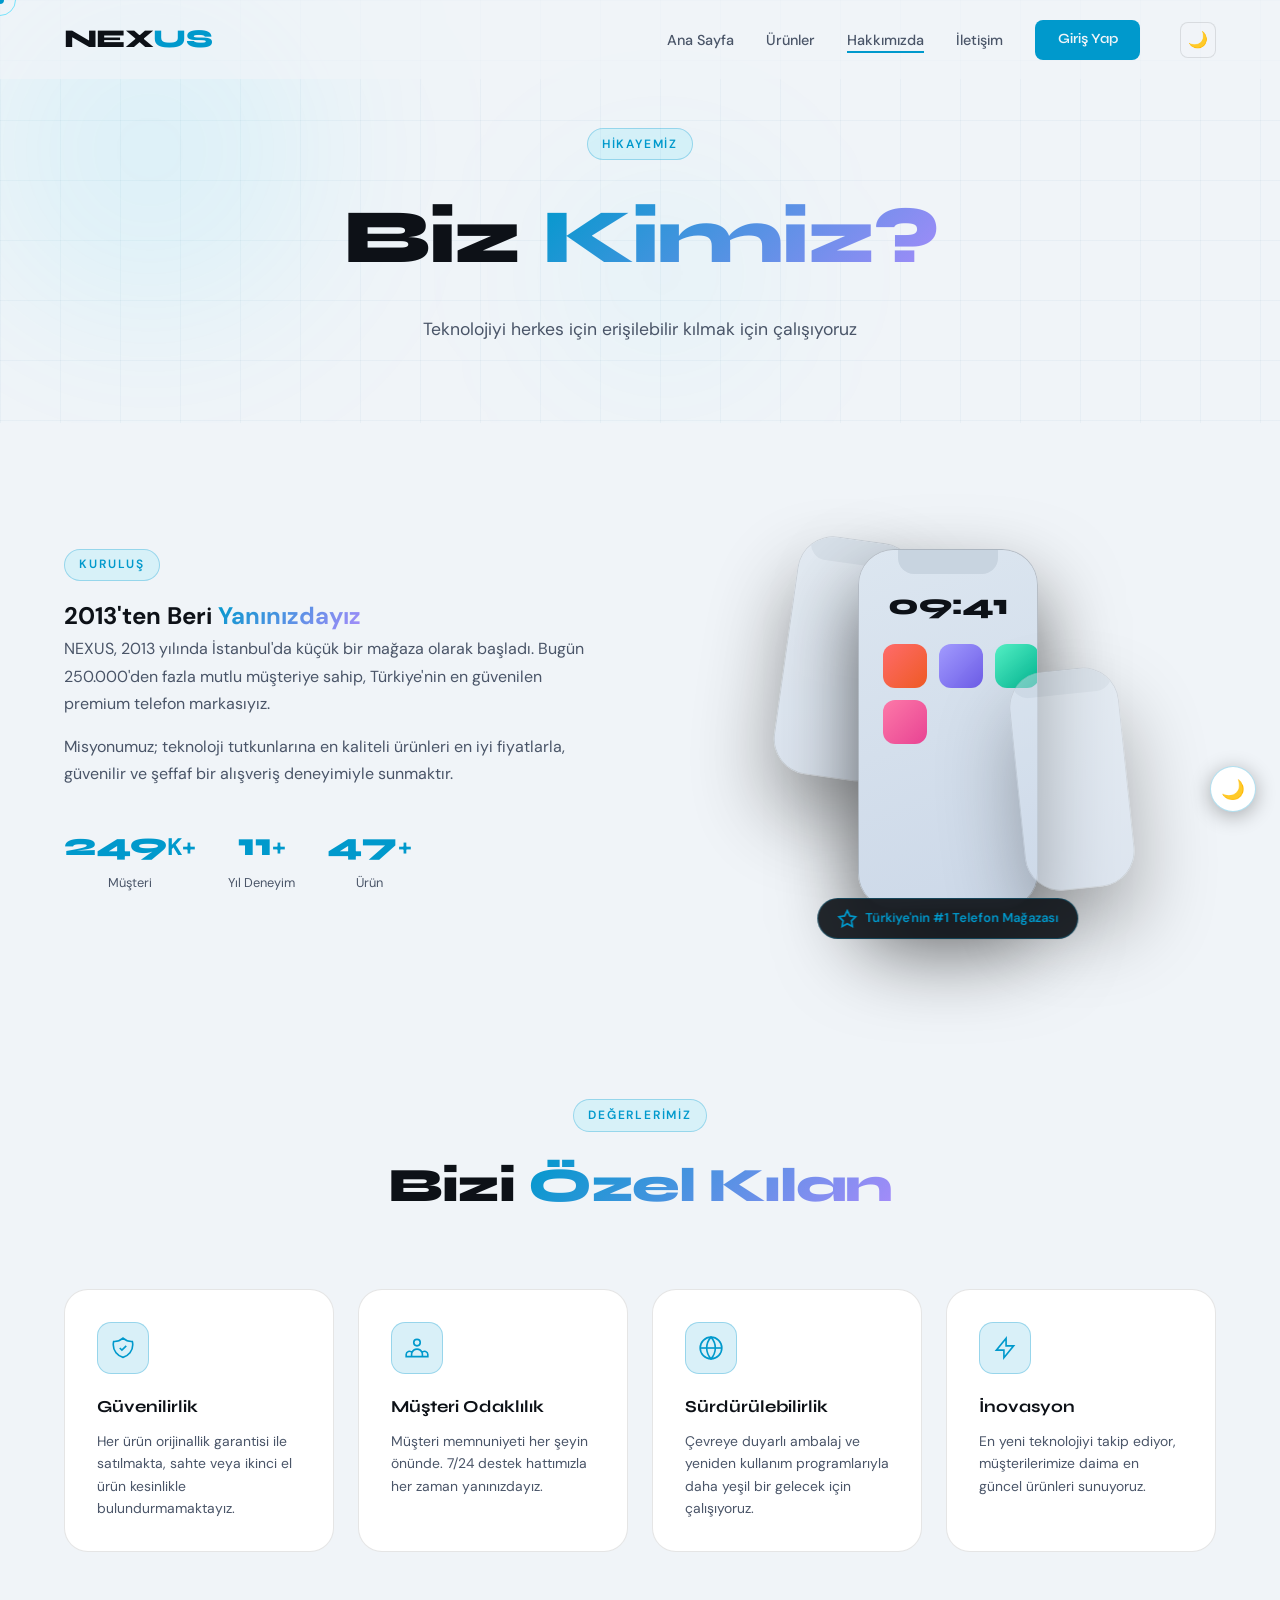
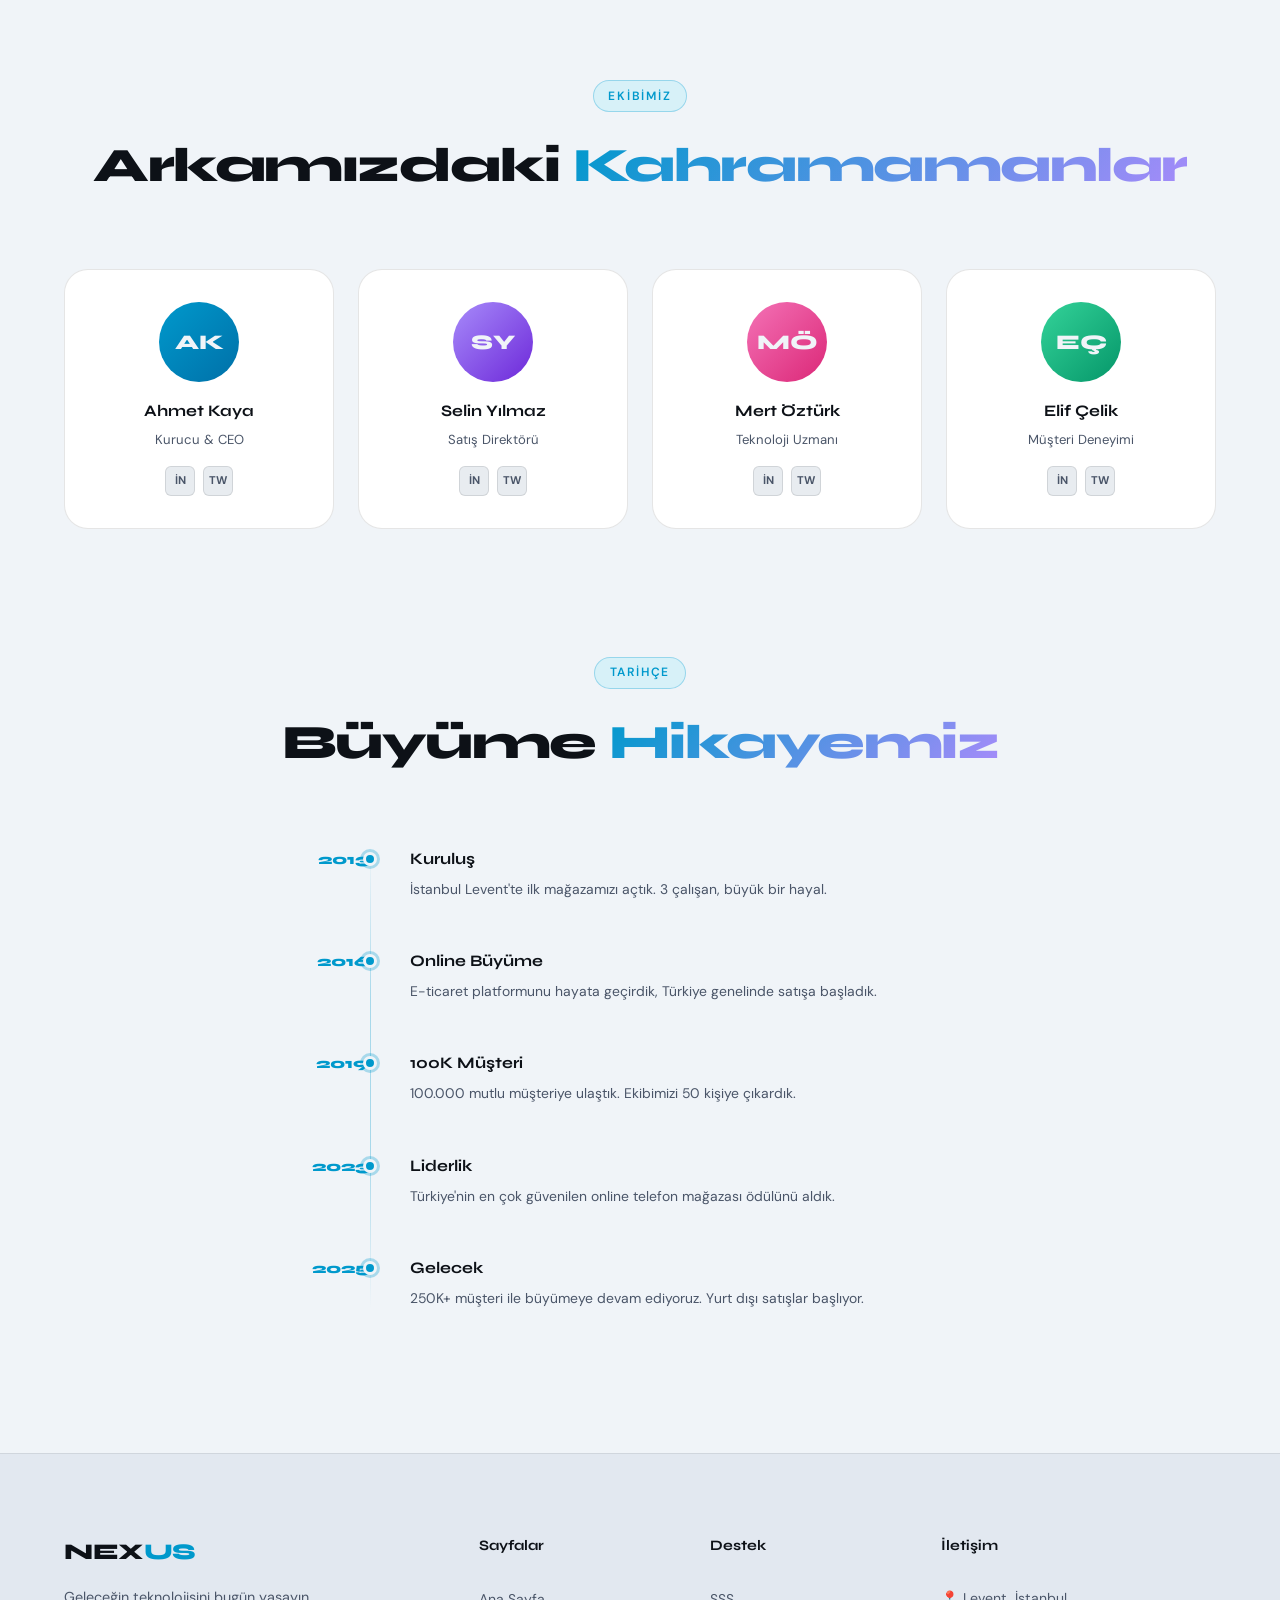
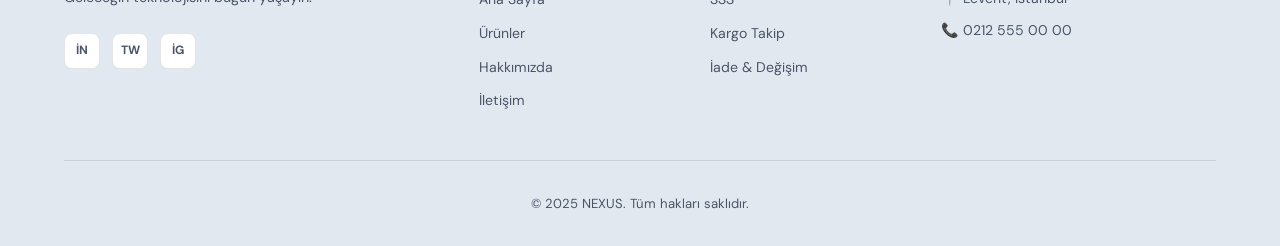
<file: about.html>
<!DOCTYPE html>
<html lang="tr">
<head>
  <meta charset="UTF-8"/>
  <meta name="viewport" content="width=device-width, initial-scale=1.0"/>
  <title>Hakkımızda — NEXUS</title>
  
  <link href="https://fonts.googleapis.com/css2?family=Syne:wght@400;600;700;800&family=DM+Sans:ital,wght@0,300;0,400;0,500;1,300&display=swap" rel="stylesheet"/>

  <link rel="icon" href="favicon.svg" type="image/svg+xml"/>
  <meta name="description" content="NEXUS — Türkiye'nin en güvenilen premium akıllı telefon mağazası"/>
  <link rel="stylesheet" href="style.css"/>
</head>
<body>
<div class="cursor" id="cursor"></div>
<div class="cursor-follower" id="cursor-follower"></div>

<nav class="navbar" id="navbar">
  <a href="index.html" class="logo">NEX<span>US</span></a>
  <ul class="nav-links">
    <li><a href="index.html">Ana Sayfa</a></li>
    <li><a href="products.html">Ürünler</a></li>
    <li><a href="about.html" class="active">Hakkımızda</a></li>
    <li><a href="contact.html">İletişim</a></li>
  </ul>
  <a href="auth.html" class="nav-cta" style="text-decoration:none">Giriş Yap</a>
  <button class="nav-dark-toggle" title="Tema Değiştir">🌙</button>
  <div class="burger" id="burger"><span></span><span></span><span></span></div>
</nav>
<div class="mobile-menu" id="mobile-menu">
  <ul>
    <li><a href="index.html">Ana Sayfa</a></li>
    <li><a href="products.html">Ürünler</a></li>
    <li><a href="about.html">Hakkımızda</a></li>
    <li><a href="contact.html">İletişim</a></li>
  </ul>
</div>

<!-- PAGE HERO -->
<section class="page-hero">
  <div class="hero-bg">
    <div class="orb orb-1"></div>
    <div class="orb orb-3"></div>
    <div class="grid-overlay"></div>
  </div>
  <div class="page-hero-content">
    <div class="section-tag reveal">Hikayemiz</div>
    <h1 class="reveal">Biz <span class="gradient-text">Kimiz?</span></h1>
    <p class="reveal">Teknolojiyi herkes için erişilebilir kılmak için çalışıyoruz</p>
  </div>
</section>

<!-- STORY -->
<section class="about-story">
  <div class="story-container">
    <div class="story-text">
      <div class="section-tag reveal">Kuruluş</div>
      <h2 class="reveal">2013'ten Beri <span class="gradient-text">Yanınızdayız</span></h2>
      <p class="reveal">NEXUS, 2013 yılında İstanbul'da küçük bir mağaza olarak başladı. Bugün 250.000'den fazla mutlu müşteriye sahip, Türkiye'nin en güvenilen premium telefon markasıyız.</p>
      <p class="reveal">Misyonumuz; teknoloji tutkunlarına en kaliteli ürünleri en iyi fiyatlarla, güvenilir ve şeffaf bir alışveriş deneyimiyle sunmaktır.</p>
      <div class="about-stats-row">
        <div class="about-stat reveal">
          <span class="stat-num" data-target="250">0</span><span>K+</span>
          <p>Müşteri</p>
        </div>
        <div class="about-stat reveal">
          <span class="stat-num" data-target="12">0</span><span>+</span>
          <p>Yıl Deneyim</p>
        </div>
        <div class="about-stat reveal">
          <span class="stat-num" data-target="48">0</span><span>+</span>
          <p>Ürün</p>
        </div>
      </div>
    </div>
    <div class="story-visual reveal">
      <div class="story-card">
        <div class="story-phones">
          <div class="phone-mockup small float-1">
            <div class="phone-screen">
              <div class="phone-notch"></div>
              <div class="phone-ui small-ui">
                <div class="phone-time">09:41</div>
              </div>
            </div>
          </div>
          <div class="phone-mockup main-phone">
            <div class="phone-screen">
              <div class="phone-notch"></div>
              <div class="phone-ui">
                <div class="phone-time">09:41</div>
                <div class="phone-app-grid">
                  <div class="app-icon" style="background:linear-gradient(135deg,#ff6b6b,#ee5a24)"></div>
                  <div class="app-icon" style="background:linear-gradient(135deg,#a29bfe,#6c5ce7)"></div>
                  <div class="app-icon" style="background:linear-gradient(135deg,#55efc4,#00b894)"></div>
                  <div class="app-icon" style="background:linear-gradient(135deg,#fd79a8,#e84393)"></div>
                </div>
              </div>
            </div>
          </div>
          <div class="phone-mockup small float-2" style="right:-20px;bottom:40px">
            <div class="phone-screen">
              <div class="phone-notch"></div>
            </div>
          </div>
        </div>
        <div class="story-badge">
          <svg width="20" height="20" viewBox="0 0 24 24" fill="none" stroke="currentColor" stroke-width="2"><path d="M12 2l3.09 6.26L22 9.27l-5 4.87 1.18 6.88L12 17.77l-6.18 3.25L7 14.14 2 9.27l6.91-1.01L12 2z"/></svg>
          Türkiye'nin #1 Telefon Mağazası
        </div>
      </div>
    </div>
  </div>
</section>

<!-- VALUES -->
<section class="values-section">
  <div class="section-header">
    <div class="section-tag reveal">Değerlerimiz</div>
    <h2 class="section-title reveal">Bizi <span class="gradient-text">Özel Kılan</span></h2>
  </div>
  <div class="values-grid">
    <div class="value-card reveal">
      <div class="value-icon">
        <svg viewBox="0 0 24 24" fill="none" stroke="currentColor" stroke-width="1.5"><path d="M9 12l2 2 4-4m5.618-4.016A11.955 11.955 0 0112 2.944a11.955 11.955 0 01-8.618 3.04A12.02 12.02 0 003 9c0 5.591 3.824 10.29 9 11.622 5.176-1.332 9-6.03 9-11.622 0-1.042-.133-2.052-.382-3.016z"/></svg>
      </div>
      <h4>Güvenilirlik</h4>
      <p>Her ürün orijinallik garantisi ile satılmakta, sahte veya ikinci el ürün kesinlikle bulundurmamaktayız.</p>
    </div>
    <div class="value-card reveal">
      <div class="value-icon">
        <svg viewBox="0 0 24 24" fill="none" stroke="currentColor" stroke-width="1.5"><path d="M17 20h5v-2a3 3 0 00-5.356-1.857M17 20H7m10 0v-2c0-.656-.126-1.283-.356-1.857M7 20H2v-2a3 3 0 015.356-1.857M7 20v-2c0-.656.126-1.283.356-1.857m0 0a5.002 5.002 0 019.288 0M15 7a3 3 0 11-6 0 3 3 0 016 0z"/></svg>
      </div>
      <h4>Müşteri Odaklılık</h4>
      <p>Müşteri memnuniyeti her şeyin önünde. 7/24 destek hattımızla her zaman yanınızdayız.</p>
    </div>
    <div class="value-card reveal">
      <div class="value-icon">
        <svg viewBox="0 0 24 24" fill="none" stroke="currentColor" stroke-width="1.5"><circle cx="12" cy="12" r="10"></circle><line x1="2" y1="12" x2="22" y2="12"></line><path d="M12 2a15.3 15.3 0 014 10 15.3 15.3 0 01-4 10 15.3 15.3 0 01-4-10 15.3 15.3 0 014-10z"></path></svg>
      </div>
      <h4>Sürdürülebilirlik</h4>
      <p>Çevreye duyarlı ambalaj ve yeniden kullanım programlarıyla daha yeşil bir gelecek için çalışıyoruz.</p>
    </div>
    <div class="value-card reveal">
      <div class="value-icon">
        <svg viewBox="0 0 24 24" fill="none" stroke="currentColor" stroke-width="1.5"><path d="M13 10V3L4 14h7v7l9-11h-7z"/></svg>
      </div>
      <h4>İnovasyon</h4>
      <p>En yeni teknolojiyi takip ediyor, müşterilerimize daima en güncel ürünleri sunuyoruz.</p>
    </div>
  </div>
</section>

<!-- TEAM -->
<section class="team-section">
  <div class="section-header">
    <div class="section-tag reveal">Ekibimiz</div>
    <h2 class="section-title reveal">Arkamızdaki <span class="gradient-text">Kahramamanlar</span></h2>
  </div>
  <div class="team-grid">
    <div class="team-card reveal">
      <div class="team-avatar av-1">
        <span>AK</span>
      </div>
      <h4>Ahmet Kaya</h4>
      <p>Kurucu & CEO</p>
      <div class="team-socials">
        <a href="#">in</a><a href="#">tw</a>
      </div>
    </div>
    <div class="team-card reveal">
      <div class="team-avatar av-2">
        <span>SY</span>
      </div>
      <h4>Selin Yılmaz</h4>
      <p>Satış Direktörü</p>
      <div class="team-socials">
        <a href="#">in</a><a href="#">tw</a>
      </div>
    </div>
    <div class="team-card reveal">
      <div class="team-avatar av-3">
        <span>MÖ</span>
      </div>
      <h4>Mert Öztürk</h4>
      <p>Teknoloji Uzmanı</p>
      <div class="team-socials">
        <a href="#">in</a><a href="#">tw</a>
      </div>
    </div>
    <div class="team-card reveal">
      <div class="team-avatar av-4">
        <span>EÇ</span>
      </div>
      <h4>Elif Çelik</h4>
      <p>Müşteri Deneyimi</p>
      <div class="team-socials">
        <a href="#">in</a><a href="#">tw</a>
      </div>
    </div>
  </div>
</section>

<!-- TIMELINE -->
<section class="timeline-section">
  <div class="section-header">
    <div class="section-tag reveal">Tarihçe</div>
    <h2 class="section-title reveal">Büyüme <span class="gradient-text">Hikayemiz</span></h2>
  </div>
  <div class="timeline">
    <div class="timeline-item reveal">
      <div class="timeline-year">2013</div>
      <div class="timeline-content">
        <h4>Kuruluş</h4>
        <p>İstanbul Levent'te ilk mağazamızı açtık. 3 çalışan, büyük bir hayal.</p>
      </div>
    </div>
    <div class="timeline-item reveal">
      <div class="timeline-year">2016</div>
      <div class="timeline-content">
        <h4>Online Büyüme</h4>
        <p>E-ticaret platformunu hayata geçirdik, Türkiye genelinde satışa başladık.</p>
      </div>
    </div>
    <div class="timeline-item reveal">
      <div class="timeline-year">2019</div>
      <div class="timeline-content">
        <h4>100K Müşteri</h4>
        <p>100.000 mutlu müşteriye ulaştık. Ekibimizi 50 kişiye çıkardık.</p>
      </div>
    </div>
    <div class="timeline-item reveal">
      <div class="timeline-year">2023</div>
      <div class="timeline-content">
        <h4>Liderlik</h4>
        <p>Türkiye'nin en çok güvenilen online telefon mağazası ödülünü aldık.</p>
      </div>
    </div>
    <div class="timeline-item reveal">
      <div class="timeline-year">2025</div>
      <div class="timeline-content">
        <h4>Gelecek</h4>
        <p>250K+ müşteri ile büyümeye devam ediyoruz. Yurt dışı satışlar başlıyor.</p>
      </div>
    </div>
  </div>
</section>

<footer class="footer">
  <div class="footer-inner">
    <div class="footer-brand">
      <a href="index.html" class="logo">NEX<span>US</span></a>
      <p>Geleceğin teknolojisini bugün yaşayın.</p>
      <div class="socials">
        <a href="#" class="social-link">in</a>
        <a href="#" class="social-link">tw</a>
        <a href="#" class="social-link">ig</a>
      </div>
    </div>
    <div class="footer-links">
      <h5>Sayfalar</h5>
      <a href="index.html">Ana Sayfa</a>
      <a href="products.html">Ürünler</a>
      <a href="about.html">Hakkımızda</a>
      <a href="contact.html">İletişim</a>
    </div>
    <div class="footer-links">
      <h5>Destek</h5>
      <a href="#">SSS</a>
      <a href="#">Kargo Takip</a>
      <a href="#">İade & Değişim</a>
    </div>
    <div class="footer-contact-info">
      <h5>İletişim</h5>
      <p>📍 Levent, İstanbul</p>
      <p>📞 0212 555 00 00</p>
    </div>
  </div>
  <div class="footer-bottom"><p>© 2025 NEXUS. Tüm hakları saklıdır.</p></div>
</footer>


<!-- YUKARIYA ÇIK + DARK MODE -->
<button class="back-to-top" id="back-to-top" title="Yukarı Çık">↑</button>
<button class="dark-mode-btn" title="Tema Değiştir">🌙</button>
  <script src="script.js"></script>
</body>
</html>
</file>
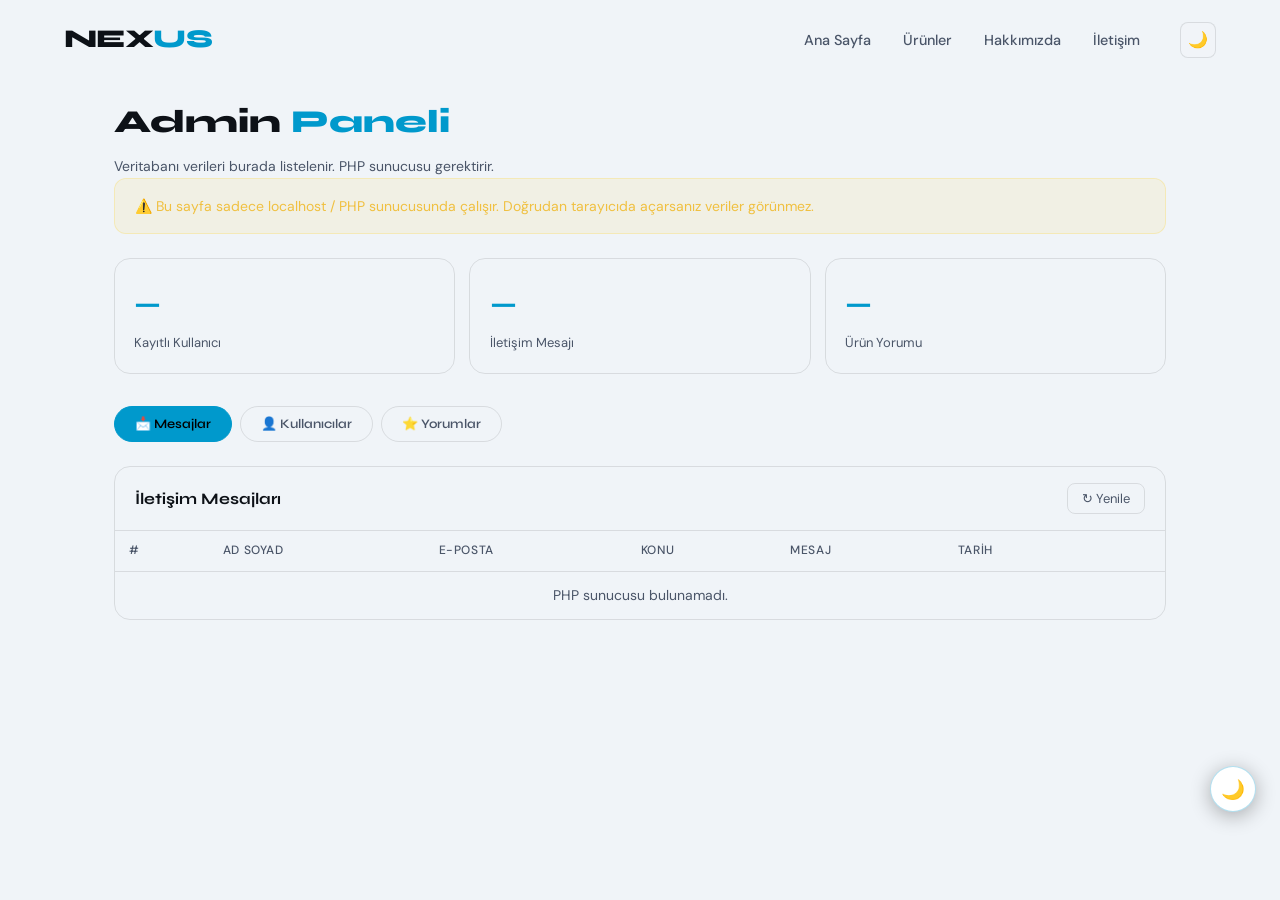
<file: admin.html>
<!DOCTYPE html>
<html lang="tr">
<head>
  <meta charset="UTF-8"/>
  <meta name="viewport" content="width=device-width, initial-scale=1.0"/>
  <title>Admin Panel — NEXUS</title>
  <link rel="icon" href="favicon.svg" type="image/svg+xml"/>
  <link href="https://fonts.googleapis.com/css2?family=Syne:wght@400;600;700;800&family=DM+Sans:wght@300;400;500&display=swap" rel="stylesheet"/>
  <link rel="stylesheet" href="style.css"/>
  <style>
    .admin-page { min-height:100vh; padding:6rem 1.5rem 3rem; max-width:1100px; margin:0 auto; }
    .admin-title { font-family:'Syne',sans-serif; font-size:2rem; font-weight:800; margin-bottom:.5rem; }
    .admin-title span { color:var(--accent); }
    .admin-tabs { display:flex; gap:8px; margin:2rem 0 1.5rem; flex-wrap:wrap; }
    .atab { padding:9px 20px; border-radius:99px; border:1px solid var(--border); background:none; color:var(--text-muted); font-family:'Syne',sans-serif; font-size:13px; font-weight:600; cursor:pointer; transition:.2s; }
    .atab.active { background:var(--accent); color:#000; border-color:var(--accent); }
    .atab-content { display:none; }
    .atab-content.active { display:block; }
    .data-table { width:100%; border-collapse:collapse; }
    .data-table th { text-align:left; font-size:12px; color:var(--text-muted); font-weight:500; padding:10px 14px; border-bottom:1px solid var(--border); text-transform:uppercase; letter-spacing:.05em; }
    .data-table td { padding:12px 14px; border-bottom:1px solid rgba(255,255,255,0.04); font-size:14px; vertical-align:top; }
    .data-table tr:hover td { background:rgba(255,255,255,0.03); }
    .badge-sub { font-size:12px; color:var(--text-muted); display:block; margin-top:2px; }
    .stat-row { display:grid; grid-template-columns:repeat(auto-fit,minmax(160px,1fr)); gap:14px; margin-bottom:2rem; }
    .stat-box { background:var(--card-bg); border:1px solid var(--border); border-radius:16px; padding:1.2rem; }
    .stat-box .num { font-family:'Syne',sans-serif; font-size:2rem; font-weight:700; color:var(--accent); }
    .stat-box .lbl { font-size:13px; color:var(--text-muted); margin-top:4px; }
    .table-wrap { background:var(--card-bg); border:1px solid var(--border); border-radius:16px; overflow:hidden; }
    .table-header { padding:1rem 1.25rem; border-bottom:1px solid var(--border); display:flex; align-items:center; justify-content:space-between; }
    .table-header h4 { font-family:'Syne',sans-serif; font-size:1rem; margin:0; }
    .refresh-btn { background:none; border:1px solid var(--border); border-radius:8px; padding:6px 14px; color:var(--text-muted); font-size:13px; cursor:pointer; transition:.2s; }
    .refresh-btn:hover { border-color:var(--accent); color:var(--accent); }
    .empty-row { text-align:center; padding:3rem; color:var(--text-muted); }
    .del-btn { background:rgba(255,80,80,0.1); border:1px solid rgba(255,80,80,0.2); color:#ff6b6b; font-size:12px; padding:4px 10px; border-radius:6px; cursor:pointer; transition:.2s; }
    .del-btn:hover { background:rgba(255,80,80,0.2); }
    .loading-row td { text-align:center; padding:2rem; color:var(--text-muted); }
    .star { color:#f0c040; }
    .warn-box { background:rgba(255,200,0,0.08); border:1px solid rgba(255,200,0,0.2); border-radius:12px; padding:1rem 1.25rem; margin-bottom:1.5rem; font-size:14px; color:#f0c040; }
  
    * { cursor: auto !important; }
    button, a { cursor: pointer !important; }

  </style>
</head>
<body>

<nav class="navbar" id="navbar">
  <a href="index.html" class="logo">NEX<span>US</span></a>
  <ul class="nav-links">
    <li><a href="index.html">Ana Sayfa</a></li>
    <li><a href="products.html">Ürünler</a></li>
    <li><a href="about.html">Hakkımızda</a></li>
    <li><a href="contact.html">İletişim</a></li>
  </ul>
  <button class="nav-dark-toggle" title="Tema Değiştir">🌙</button>
</nav>

<div class="admin-page">
  <div class="admin-title">Admin <span>Paneli</span></div>
  <p style="color:var(--text-muted);font-size:14px">Veritabanı verileri burada listelenir. PHP sunucusu gerektirir.</p>

  <div class="warn-box">
    ⚠️ Bu sayfa sadece localhost / PHP sunucusunda çalışır. Doğrudan tarayıcıda açarsanız veriler görünmez.
  </div>

  <div class="stat-row">
    <div class="stat-box"><div class="num" id="stat-users">—</div><div class="lbl">Kayıtlı Kullanıcı</div></div>
    <div class="stat-box"><div class="num" id="stat-msgs">—</div><div class="lbl">İletişim Mesajı</div></div>
    <div class="stat-box"><div class="num" id="stat-reviews">—</div><div class="lbl">Ürün Yorumu</div></div>
  </div>

  <div class="admin-tabs">
    <button class="atab active" onclick="switchAdminTab('messages')">📩 Mesajlar</button>
    <button class="atab" onclick="switchAdminTab('users')">👤 Kullanıcılar</button>
    <button class="atab" onclick="switchAdminTab('reviews')">⭐ Yorumlar</button>
  </div>

  <!-- MESAJLAR -->
  <div class="atab-content active" id="tab-messages">
    <div class="table-wrap">
      <div class="table-header">
        <h4>İletişim Mesajları</h4>
        <button class="refresh-btn" onclick="loadMessages()">↻ Yenile</button>
      </div>
      <div style="overflow-x:auto">
        <table class="data-table">
          <thead><tr><th>#</th><th>Ad Soyad</th><th>E-posta</th><th>Konu</th><th>Mesaj</th><th>Tarih</th><th></th></tr></thead>
          <tbody id="messages-body"><tr><td colspan="7" class="loading-row">Yükleniyor...</td></tr></tbody>
        </table>
      </div>
    </div>
  </div>

  <!-- KULLANICILAR -->
  <div class="atab-content" id="tab-users">
    <div class="table-wrap">
      <div class="table-header">
        <h4>Kayıtlı Kullanıcılar</h4>
        <button class="refresh-btn" onclick="loadUsers()">↻ Yenile</button>
      </div>
      <div style="overflow-x:auto">
        <table class="data-table">
          <thead><tr><th>#</th><th>Ad</th><th>E-posta</th><th>Kayıt Tarihi</th></tr></thead>
          <tbody id="users-body"><tr><td colspan="4" class="loading-row">Yükleniyor...</td></tr></tbody>
        </table>
      </div>
    </div>
  </div>

  <!-- YORUMLAR -->
  <div class="atab-content" id="tab-reviews">
    <div class="table-wrap">
      <div class="table-header">
        <h4>Ürün Değerlendirmeleri</h4>
        <button class="refresh-btn" onclick="loadReviews()">↻ Yenile</button>
      </div>
      <div style="overflow-x:auto">
        <table class="data-table">
          <thead><tr><th>#</th><th>Ürün</th><th>Kişi</th><th>Puan</th><th>Yorum</th><th>Tarih</th><th></th></tr></thead>
          <tbody id="reviews-body"><tr><td colspan="7" class="loading-row">Yükleniyor...</td></tr></tbody>
        </table>
      </div>
    </div>
  </div>
</div>

<button class="dark-mode-btn" title="Tema Değiştir">🌙</button>
<script src="script.js"></script>
<script>
'use strict';

function switchAdminTab(name) {
  document.querySelectorAll('.atab-content').forEach(el => el.classList.remove('active'));
  document.querySelectorAll('.atab').forEach(el => el.classList.remove('active'));
  document.getElementById('tab-' + name).classList.add('active');
  event.target.classList.add('active');
}

function fmtDate(str) {
  if (!str) return '—';
  return new Date(str).toLocaleString('tr-TR', {day:'2-digit',month:'2-digit',year:'numeric',hour:'2-digit',minute:'2-digit'});
}

function stars(n) {
  return '★'.repeat(n) + '☆'.repeat(5-n);
}

async function loadMessages() {
  const tb = document.getElementById('messages-body');
  tb.innerHTML = '<tr><td colspan="7" class="loading-row">Yükleniyor...</td></tr>';
  try {
    const data = await fetch('contact_api.php').then(r=>r.json());
    document.getElementById('stat-msgs').textContent = data.total ?? '—';
    if (!data.messages?.length) { tb.innerHTML = '<tr><td colspan="7" class="empty-row">Henüz mesaj yok.</td></tr>'; return; }
    tb.innerHTML = data.messages.map(m => `
      <tr>
        <td>${m.id}</td>
        <td>${m.fname} ${m.lname}</td>
        <td><a href="mailto:${m.email}" style="color:var(--accent)">${m.email}</a></td>
        <td>${m.subject}</td>
        <td>${m.excerpt}${m.excerpt?.length >= 120 ? '…' : ''}</td>
        <td style="white-space:nowrap">${fmtDate(m.created_at)}</td>
        <td><button class="del-btn" onclick="deleteRecord('contact_messages',${m.id},this)">Sil</button></td>
      </tr>`).join('');
  } catch { tb.innerHTML = '<tr><td colspan="7" class="empty-row">PHP sunucusu bulunamadı.</td></tr>'; }
}

async function loadUsers() {
  const tb = document.getElementById('users-body');
  tb.innerHTML = '<tr><td colspan="4" class="loading-row">Yükleniyor...</td></tr>';
  try {
    const data = await fetch('users_api.php').then(r=>r.json());
    document.getElementById('stat-users').textContent = data.total ?? '—';
    if (!data.users?.length) { tb.innerHTML = '<tr><td colspan="4" class="empty-row">Henüz kullanıcı yok.</td></tr>'; return; }
    tb.innerHTML = data.users.map(u => `
      <tr>
        <td>${u.id}</td>
        <td>${u.name}</td>
        <td>${u.email}</td>
        <td>${fmtDate(u.created_at)}</td>
      </tr>`).join('');
  } catch { tb.innerHTML = '<tr><td colspan="4" class="empty-row">PHP sunucusu bulunamadı.</td></tr>'; }
}

async function loadReviews() {
  const tb = document.getElementById('reviews-body');
  tb.innerHTML = '<tr><td colspan="7" class="loading-row">Yükleniyor...</td></tr>';
  try {
    const data = await fetch('reviews_api.php').then(r=>r.json());
    document.getElementById('stat-reviews').textContent = data.total ?? '—';
    if (!data.reviews?.length) { tb.innerHTML = '<tr><td colspan="7" class="empty-row">Henüz yorum yok.</td></tr>'; return; }
    tb.innerHTML = data.reviews.map(r => `
      <tr>
        <td>${r.id}</td>
        <td>${r.product}</td>
        <td>${r.reviewer}</td>
        <td><span class="star">${stars(r.rating)}</span></td>
        <td><strong>${r.title}</strong><span class="badge-sub">${r.comment.substring(0,80)}…</span></td>
        <td style="white-space:nowrap">${fmtDate(r.created_at)}</td>
        <td><button class="del-btn" onclick="deleteRecord('reviews',${r.id},this)">Sil</button></td>
      </tr>`).join('');
  } catch { tb.innerHTML = '<tr><td colspan="7" class="empty-row">PHP sunucusu bulunamadı.</td></tr>'; }
}

async function deleteRecord(table, id, btn) {
  if (!confirm('Bu kaydı silmek istediğinize emin misiniz?')) return;
  btn.disabled = true; btn.textContent = '...';
  try {
    const res = await fetch('delete_api.php', {
      method:'POST',
      headers:{'Content-Type':'application/json'},
      body: JSON.stringify({table, id})
    });
    const data = await res.json();
    if (data.success) { btn.closest('tr').remove(); }
    else { btn.disabled = false; btn.textContent = 'Sil'; alert(data.message); }
  } catch { btn.disabled = false; btn.textContent = 'Sil'; }
}

// Sayfa açılınca tüm verileri yükle
loadMessages();
loadUsers();
loadReviews();
</script>
</body>
</html>
</file>
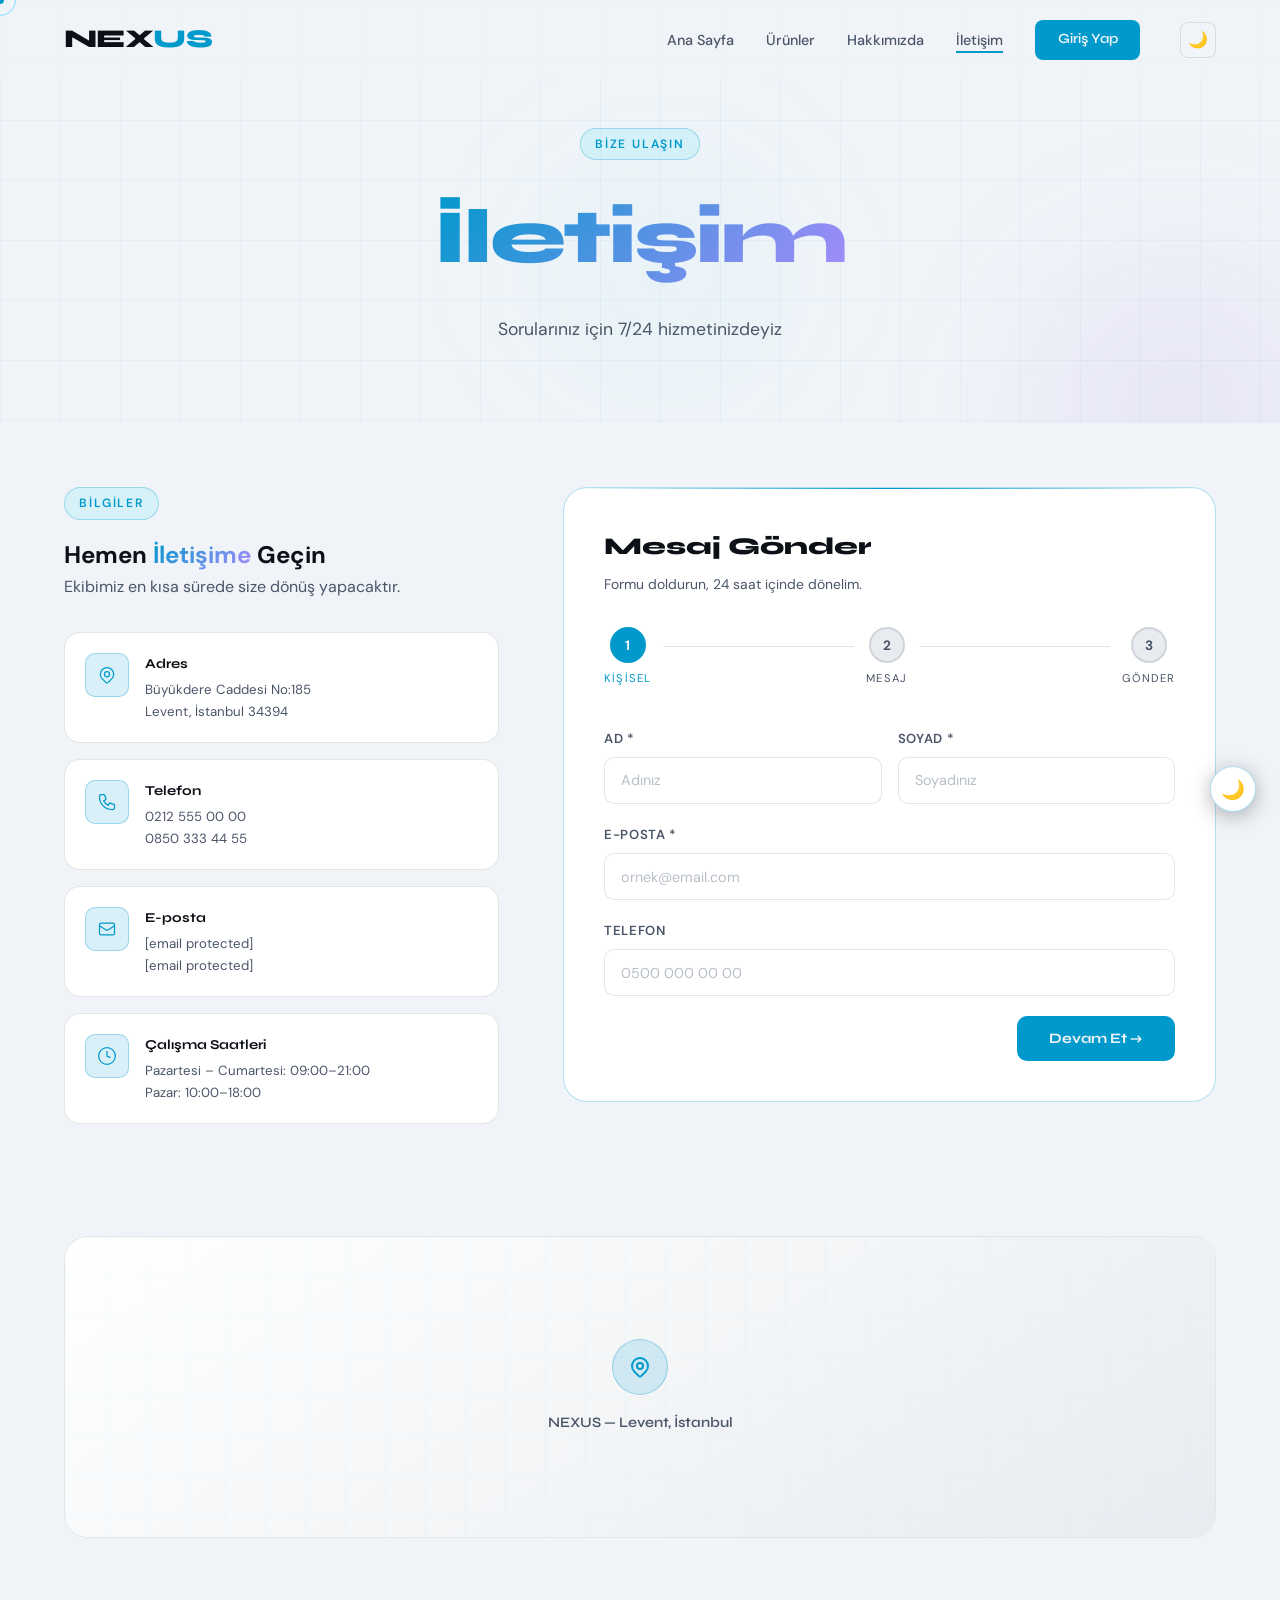
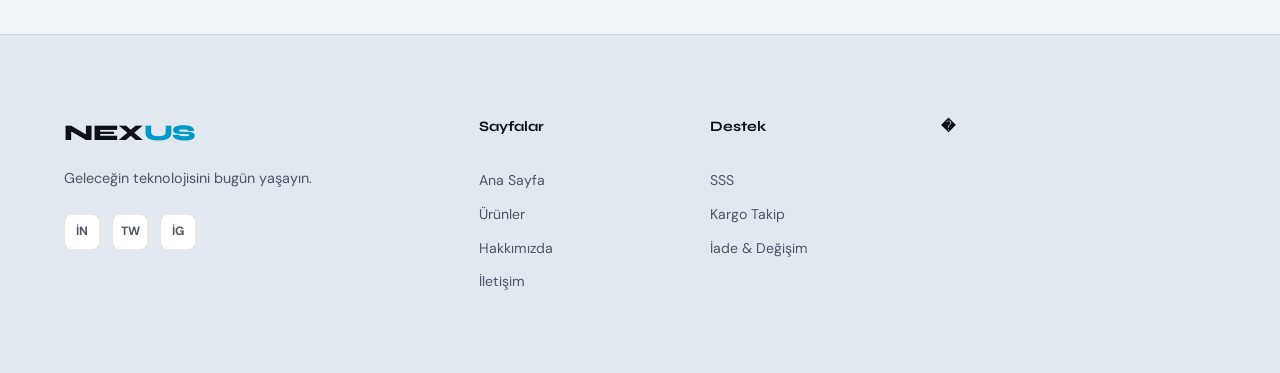
<file: contact.html>
<!DOCTYPE html>
<html lang="tr">
<head>
  <meta charset="UTF-8"/>
  <meta name="viewport" content="width=device-width, initial-scale=1.0"/>
  <title>İletişim — NEXUS</title>
  
  <link href="https://fonts.googleapis.com/css2?family=Syne:wght@400;600;700;800&family=DM+Sans:ital,wght@0,300;0,400;0,500;1,300&display=swap" rel="stylesheet"/>

  <link rel="icon" href="favicon.svg" type="image/svg+xml"/>
  <meta name="description" content="NEXUS — Türkiye'nin en güvenilen premium akıllı telefon mağazası"/>
  <link rel="stylesheet" href="style.css"/>
</head>
<body>
<div class="cursor" id="cursor"></div>
<div class="cursor-follower" id="cursor-follower"></div>

<nav class="navbar" id="navbar">
  <a href="index.html" class="logo">NEX<span>US</span></a>
  <ul class="nav-links">
    <li><a href="index.html">Ana Sayfa</a></li>
    <li><a href="products.html">Ürünler</a></li>
    <li><a href="about.html">Hakkımızda</a></li>
    <li><a href="contact.html" class="active">İletişim</a></li>
  </ul>
  <a href="auth.html" class="nav-cta" style="text-decoration:none">Giriş Yap</a>
  <button class="nav-dark-toggle" title="Tema Değiştir">🌙</button>
  <div class="burger" id="burger"><span></span><span></span><span></span></div>
</nav>
<div class="mobile-menu" id="mobile-menu">
  <ul>
    <li><a href="index.html">Ana Sayfa</a></li>
    <li><a href="products.html">Ürünler</a></li>
    <li><a href="about.html">Hakkımızda</a></li>
    <li><a href="contact.html">İletişim</a></li>
  </ul>
</div>

<!-- PAGE HERO -->
<section class="page-hero">
  <div class="hero-bg">
    <div class="orb orb-2"></div>
    <div class="orb orb-3"></div>
    <div class="grid-overlay"></div>
  </div>
  <div class="page-hero-content">
    <div class="section-tag reveal">Bize Ulaşın</div>
    <h1 class="reveal"><span class="gradient-text">İletişim</span></h1>
    <p class="reveal">Sorularınız için 7/24 hizmetinizdeyiz</p>
  </div>
</section>

<!-- CONTACT SECTION -->
<section class="contact-section">
  <div class="contact-container">

    <!-- INFO CARDS -->
    <div class="contact-info">
      <div class="section-tag reveal">Bilgiler</div>
      <h2 class="reveal">Hemen <span class="gradient-text">İletişime</span> Geçin</h2>
      <p class="reveal" style="color:var(--text-muted);margin-bottom:2rem">Ekibimiz en kısa sürede size dönüş yapacaktır.</p>

      <div class="info-card reveal">
        <div class="info-icon">
          <svg viewBox="0 0 24 24" fill="none" stroke="currentColor" stroke-width="1.5"><path d="M17.657 16.657L13.414 20.9a1.998 1.998 0 01-2.827 0l-4.244-4.243a8 8 0 1111.314 0z"/><path d="M15 11a3 3 0 11-6 0 3 3 0 016 0z"/></svg>
        </div>
        <div>
          <h5>Adres</h5>
          <p>Büyükdere Caddesi No:185<br/>Levent, İstanbul 34394</p>
        </div>
      </div>

      <div class="info-card reveal">
        <div class="info-icon">
          <svg viewBox="0 0 24 24" fill="none" stroke="currentColor" stroke-width="1.5"><path d="M3 5a2 2 0 012-2h3.28a1 1 0 01.948.684l1.498 4.493a1 1 0 01-.502 1.21l-2.257 1.13a11.042 11.042 0 005.516 5.516l1.13-2.257a1 1 0 011.21-.502l4.493 1.498a1 1 0 01.684.949V19a2 2 0 01-2 2h-1C9.716 21 3 14.284 3 6V5z"/></svg>
        </div>
        <div>
          <h5>Telefon</h5>
          <p>0212 555 00 00<br/>0850 333 44 55</p>
        </div>
      </div>

      <div class="info-card reveal">
        <div class="info-icon">
          <svg viewBox="0 0 24 24" fill="none" stroke="currentColor" stroke-width="1.5"><path d="M3 8l7.89 5.26a2 2 0 002.22 0L21 8M5 19h14a2 2 0 002-2V7a2 2 0 00-2-2H5a2 2 0 00-2 2v10a2 2 0 002 2z"/></svg>
        </div>
        <div>
          <h5>E-posta</h5>
          <p><a href="/cdn-cgi/l/email-protection" class="__cf_email__" data-cfemail="5f363139301f313a272a2c2f3730313a713c3032">[email&#160;protected]</a><br/><a href="/cdn-cgi/l/email-protection" class="__cf_email__" data-cfemail="086c6d7b7c6d6348666d707d7b786067666d266b6765">[email&#160;protected]</a></p>
        </div>
      </div>

      <div class="info-card reveal">
        <div class="info-icon">
          <svg viewBox="0 0 24 24" fill="none" stroke="currentColor" stroke-width="1.5"><circle cx="12" cy="12" r="10"></circle><polyline points="12 6 12 12 16 14"></polyline></svg>
        </div>
        <div>
          <h5>Çalışma Saatleri</h5>
          <p>Pazartesi – Cumartesi: 09:00–21:00<br/>Pazar: 10:00–18:00</p>
        </div>
      </div>
    </div>

    <!-- CONTACT FORM -->
    <div class="contact-form-wrapper reveal">
      <div class="form-card">
        <div class="form-header">
          <h3>Mesaj Gönder</h3>
          <p>Formu doldurun, 24 saat içinde dönelim.</p>
        </div>

        <form id="contact-form" class="contact-form" novalidate>
          <!-- STEP INDICATORS -->
          <div class="step-indicators">
            <div class="step-dot active" data-step="1">
              <span>1</span>
              <label>Kişisel</label>
            </div>
            <div class="step-line"></div>
            <div class="step-dot" data-step="2">
              <span>2</span>
              <label>Mesaj</label>
            </div>
            <div class="step-line"></div>
            <div class="step-dot" data-step="3">
              <span>3</span>
              <label>Gönder</label>
            </div>
          </div>

          <!-- STEP 1 -->
          <div class="form-step active" id="step-1">
            <div class="form-row">
              <div class="form-group">
                <label>Ad *</label>
                <input type="text" id="fname" placeholder="Adınız" class="form-input"/>
                <span class="form-error" id="fname-err">Ad alanı zorunludur.</span>
              </div>
              <div class="form-group">
                <label>Soyad *</label>
                <input type="text" id="lname" placeholder="Soyadınız" class="form-input"/>
                <span class="form-error" id="lname-err">Soyad alanı zorunludur.</span>
              </div>
            </div>
            <div class="form-group">
              <label>E-posta *</label>
              <input type="email" id="email" placeholder="ornek@email.com" class="form-input"/>
              <span class="form-error" id="email-err">Geçerli bir e-posta girin.</span>
            </div>
            <div class="form-group">
              <label>Telefon</label>
              <input type="tel" id="phone" placeholder="0500 000 00 00" class="form-input"/>
            </div>
            <div class="form-nav">
              <button type="button" class="btn-next" onclick="nextStep(1)">Devam Et →</button>
            </div>
          </div>

          <!-- STEP 2 -->
          <div class="form-step" id="step-2">
            <div class="form-group">
              <label>Konu *</label>
              <select id="subject" class="form-input form-select">
                <option value="">Konu seçin</option>
                <option value="satis">Satış & Ürün Bilgisi</option>
                <option value="teknik">Teknik Destek</option>
                <option value="iade">İade & Değişim</option>
                <option value="kargo">Kargo & Teslimat</option>
                <option value="diger">Diğer</option>
              </select>
              <span class="form-error" id="subject-err">Lütfen bir konu seçin.</span>
            </div>
            <div class="form-group">
              <label>Mesajınız *</label>
              <textarea id="message" rows="5" placeholder="Mesajınızı yazın..." class="form-input form-textarea"></textarea>
              <span class="form-error" id="message-err">Mesaj alanı zorunludur.</span>
              <div class="char-count"><span id="char-count">0</span>/500</div>
            </div>
            <div class="form-group">
              <label class="checkbox-label">
                <input type="checkbox" id="consent" class="form-checkbox"/>
                <span class="checkbox-custom"></span>
                <span>KVKK kapsamında kişisel verilerimin işlenmesine onay veriyorum. *</span>
              </label>
              <span class="form-error" id="consent-err">Bu alanı onaylamanız gerekiyor.</span>
            </div>
            <div class="form-nav dual">
              <button type="button" class="btn-back" onclick="prevStep(2)">← Geri</button>
              <button type="button" class="btn-next" onclick="nextStep(2)">Önizle →</button>
            </div>
          </div>

          <!-- STEP 3 -->
          <div class="form-step" id="step-3">
            <div class="form-preview">
              <h4>Bilgilerinizi Kontrol Edin</h4>
              <div class="preview-grid" id="preview-grid">
                <!-- filled by JS -->
              </div>
            </div>
            <div class="form-nav dual">
              <button type="button" class="btn-back" onclick="prevStep(3)">← Düzenle</button>
              <button type="submit" class="btn-submit" id="submit-btn">
                <span class="btn-text">Gönder</span>
                <span class="btn-loader"></span>
              </button>
            </div>
          </div>
        </form>

        <!-- SUCCESS STATE -->
        <div class="form-success" id="form-success">
          <div class="success-icon">
            <svg viewBox="0 0 24 24" fill="none" stroke="currentColor" stroke-width="2"><polyline points="20 6 9 17 4 12"></polyline></svg>
          </div>
          <h3>Mesajınız İletildi!</h3>
          <p>En kısa sürede size dönüş yapacağız. Teşekkürler!</p>
          <button onclick="resetForm()" class="btn-primary" style="margin-top:1.5rem">Yeni Mesaj</button>
        </div>
      </div>
    </div>
  </div>
</section>

<!-- MAP PLACEHOLDER -->
<section class="map-section">
  <div class="map-container reveal">
    <div class="map-placeholder">
      <div class="map-pin">
        <svg viewBox="0 0 24 24" fill="none" stroke="currentColor" stroke-width="2"><path d="M17.657 16.657L13.414 20.9a1.998 1.998 0 01-2.827 0l-4.244-4.243a8 8 0 1111.314 0z"/><path d="M15 11a3 3 0 11-6 0 3 3 0 016 0z"/></svg>
      </div>
      <p>NEXUS — Levent, İstanbul</p>
    </div>
  </div>
</section>

<footer class="footer">
  <div class="footer-inner">
    <div class="footer-brand">
      <a href="index.html" class="logo">NEX<span>US</span></a>
      <p>Geleceğin teknolojisini bugün yaşayın.</p>
      <div class="socials">
        <a href="#" class="social-link">in</a>
        <a href="#" class="social-link">tw</a>
        <a href="#" class="social-link">ig</a>
      </div>
    </div>
    <div class="footer-links">
      <h5>Sayfalar</h5>
      <a href="index.html">Ana Sayfa</a>
      <a href="products.html">Ürünler</a>
      <a href="about.html">Hakkımızda</a>
      <a href="contact.html">İletişim</a>
    </div>
    <div class="footer-links">
      <h5>Destek</h5>
      <a href="#">SSS</a>
      <a href="#">Kargo Takip</a>
      <a href="#">İade & Değişim</a>
    </div>
    <div class="footer-contact-info">
      <h5>�
  </div>
</footer>


<!-- YUKARIYA ÇIK + DARK MODE -->
<button class="back-to-top" id="back-to-top" title="Yukarı Çık">↑</button>
<button class="dark-mode-btn" title="Tema Değiştir">🌙</button>
  <script src="script.js"></script>

<script>
/* İletişim formu → contact_api.php'ye gönder */
(function() {
  var origSubmit = window.submitForm;
  var form = document.getElementById('contact-form');
  if (!form) return;
  form.addEventListener('submit', async function(e) {
    e.preventDefault();
    var btn = document.getElementById('submit-btn');
    if (btn) { btn.disabled = true; btn.querySelector('.btn-text').textContent = 'Gönderiliyor...'; }
    var body = {
      fname:   document.getElementById('fname')?.value   || '',
      lname:   document.getElementById('lname')?.value   || '',
      email:   document.getElementById('email')?.value   || '',
      phone:   document.getElementById('phone')?.value   || '',
      subject: document.getElementById('subject')?.value || '',
      message: document.getElementById('message')?.value || '',
    };
    try {
      var res  = await fetch('contact_api.php', { method:'POST', headers:{'Content-Type':'application/json'}, body: JSON.stringify(body) });
      var data = await res.json();
      if (data.success) {
        document.getElementById('form-success')?.style && (document.getElementById('form-success').style.display = 'flex');
        form.style.display = 'none';
      } else {
        alert('Hata: ' + data.message);
        if (btn) { btn.disabled = false; btn.querySelector('.btn-text').textContent = 'Gönder'; }
      }
    } catch {
      alert('Sunucuya bağlanılamadı. PHP sunucusu çalışıyor mu?');
      if (btn) { btn.disabled = false; btn.querySelector('.btn-text').textContent = 'Gönder'; }
    }
  });
})();
</script>

</body>
</html>
</file>
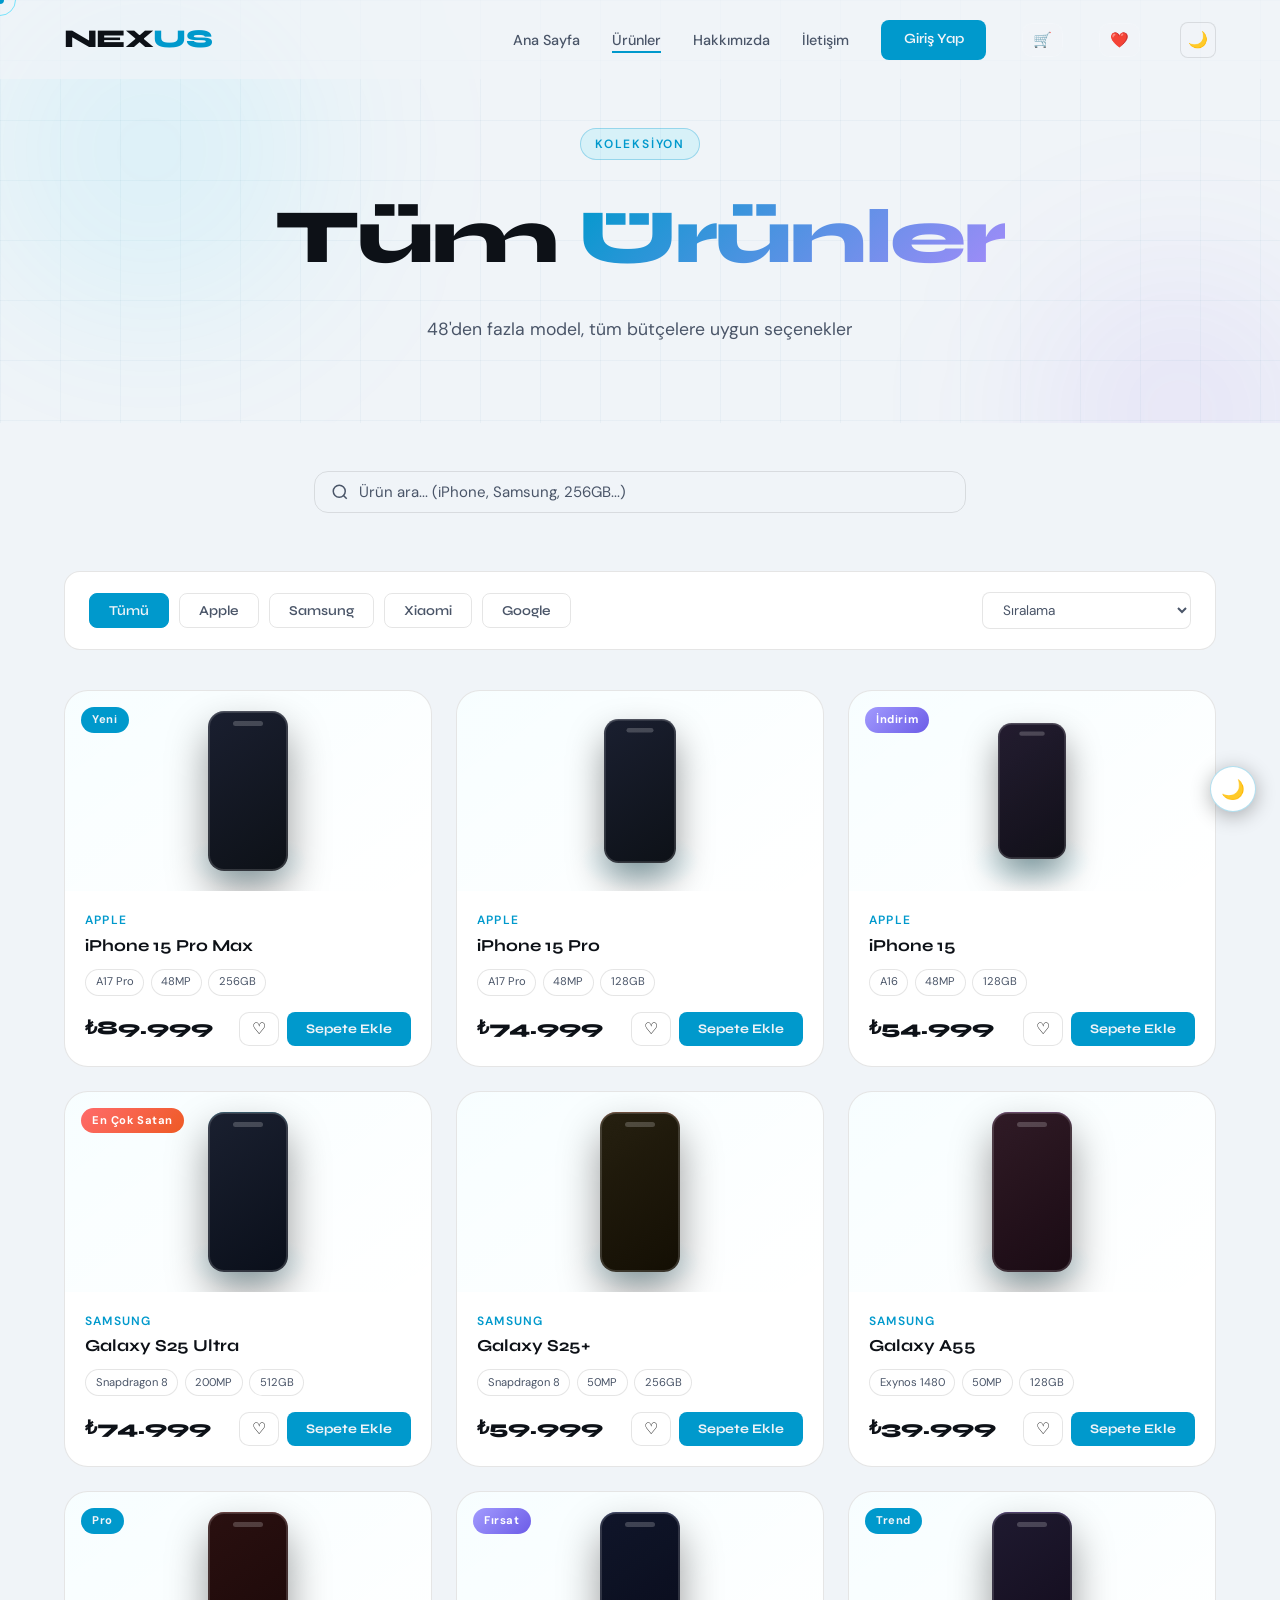
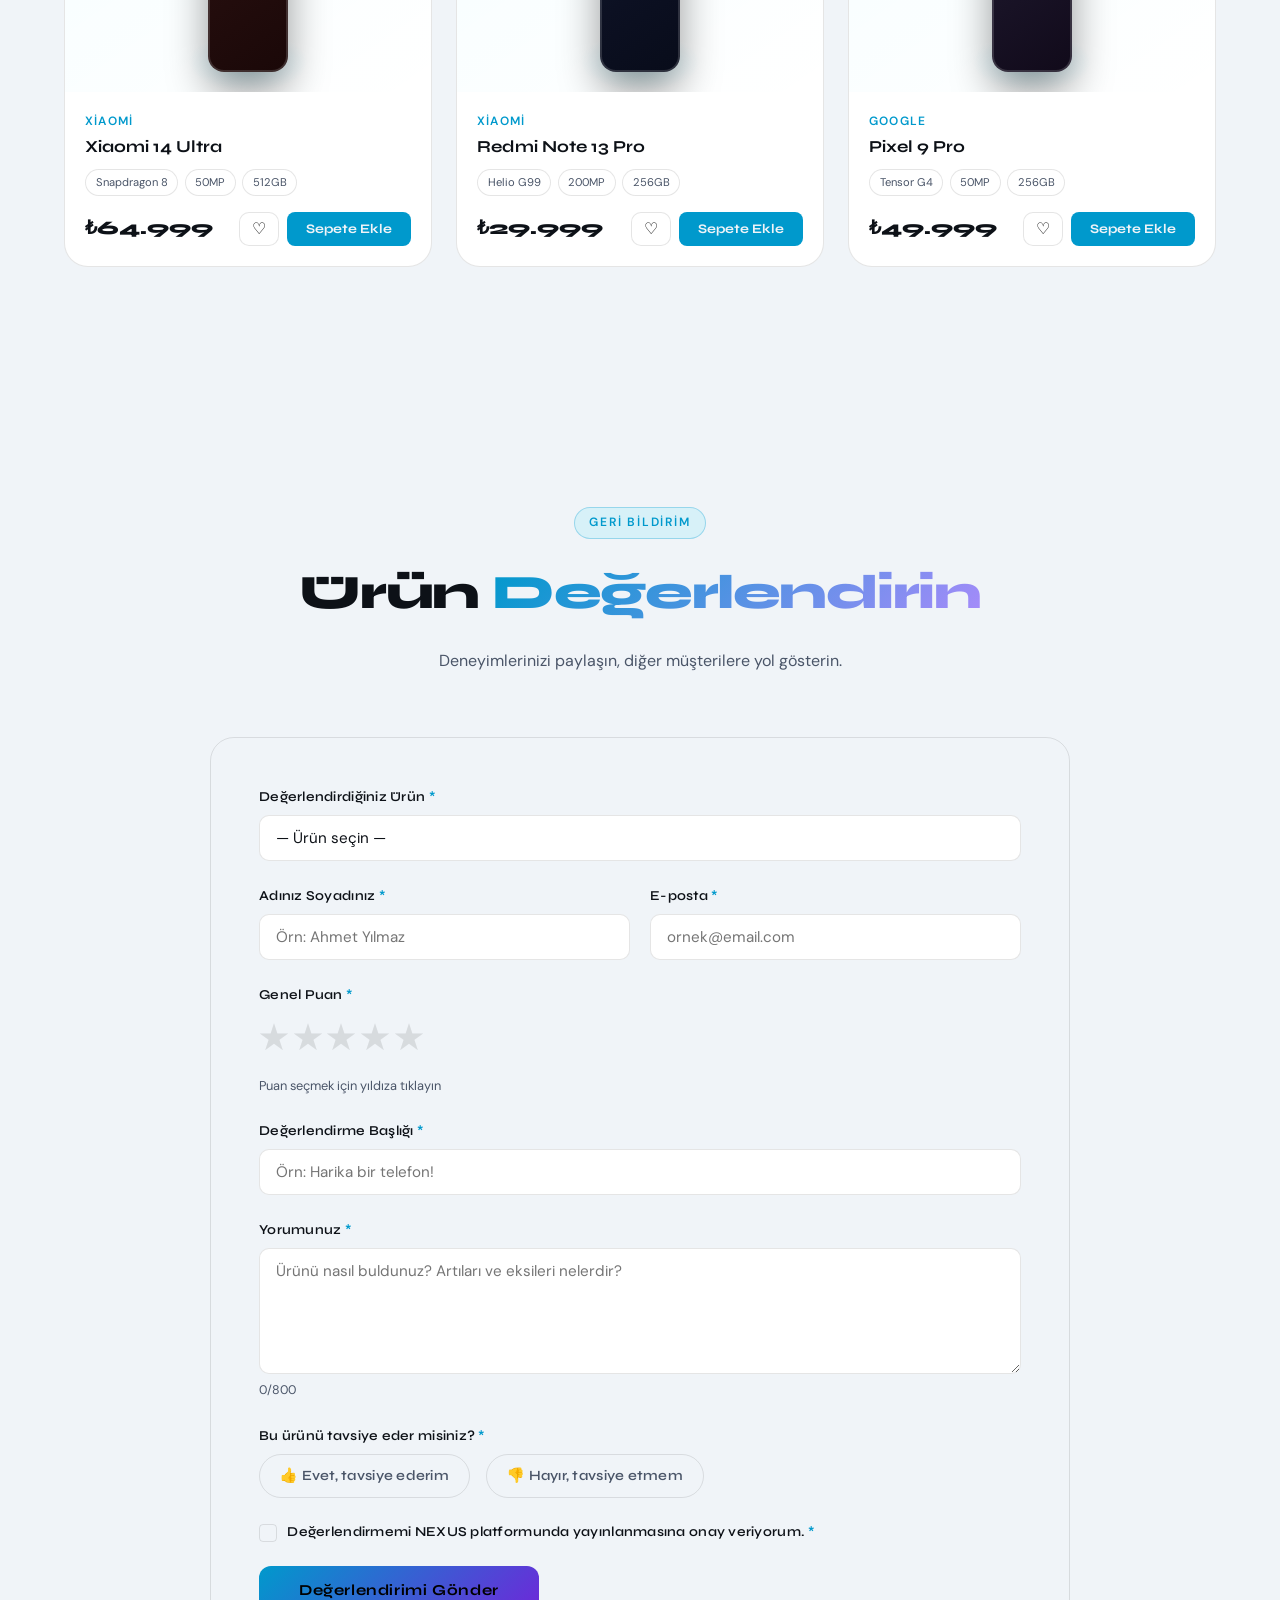
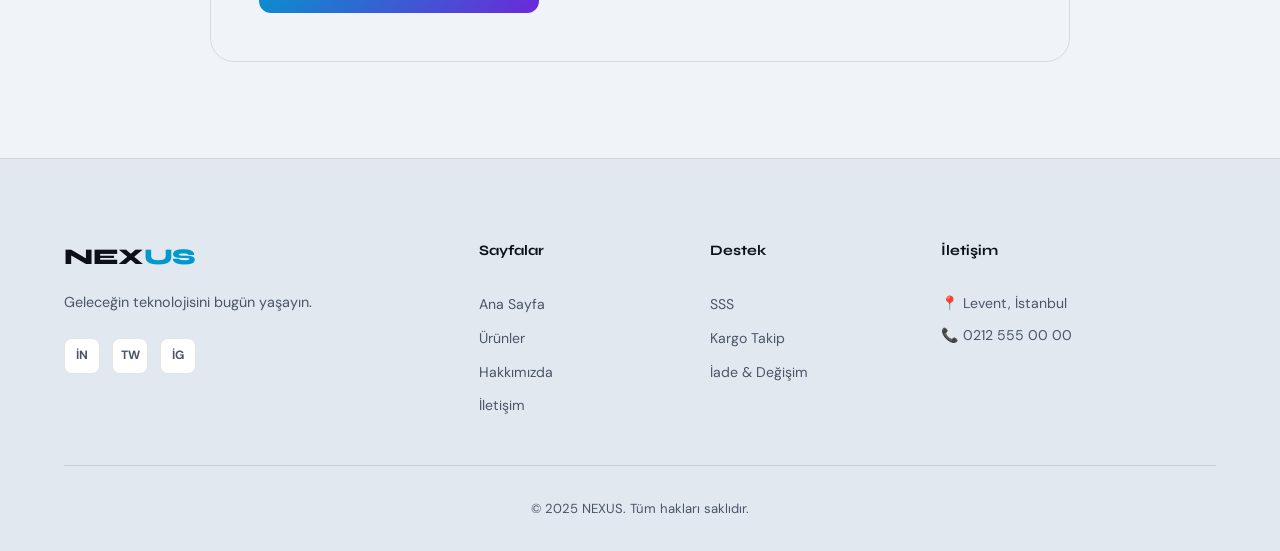
<file: products.html>
<!DOCTYPE html>
<html lang="tr">
<head>
  <meta charset="UTF-8"/>
  <meta name="viewport" content="width=device-width, initial-scale=1.0"/>
  <title>Ürünler — NEXUS</title>
  
  <link href="https://fonts.googleapis.com/css2?family=Syne:wght@400;600;700;800&family=DM+Sans:ital,wght@0,300;0,400;0,500;1,300&display=swap" rel="stylesheet"/>

  <link rel="icon" href="favicon.svg" type="image/svg+xml"/>
  <meta name="description" content="NEXUS — Türkiye'nin en güvenilen premium akıllı telefon mağazası"/>
  <link rel="stylesheet" href="style.css"/>
</head>
<body>
<div class="cursor" id="cursor"></div>
<div class="cursor-follower" id="cursor-follower"></div>

<nav class="navbar" id="navbar">
  <a href="index.html" class="logo">NEX<span>US</span></a>
  <ul class="nav-links">
    <li><a href="index.html">Ana Sayfa</a></li>
    <li><a href="products.html" class="active">Ürünler</a></li>
    <li><a href="about.html">Hakkımızda</a></li>
    <li><a href="contact.html">İletişim</a></li>
  </ul>
  <a href="auth.html" class="nav-cta" style="text-decoration:none">Giriş Yap</a>
  <!-- Sepet & Favori ikonları -->
  <button class="nav-icon-btn" id="open-cart-btn" title="Sepetim">
    🛒 <span class="nav-badge hidden" id="cart-count">0</span>
  </button>
  <button class="nav-icon-btn" id="open-fav-btn" title="Favorilerim">
    ❤️ <span class="nav-badge hidden" id="fav-count">0</span>
  </button>
  <button class="nav-dark-toggle" title="Tema Değiştir">🌙</button>
  <div class="burger" id="burger"><span></span><span></span><span></span></div>
</nav>
<div class="mobile-menu" id="mobile-menu">
  <ul>
    <li><a href="index.html">Ana Sayfa</a></li>
    <li><a href="products.html">Ürünler</a></li>
    <li><a href="about.html">Hakkımızda</a></li>
    <li><a href="contact.html">İletişim</a></li>
  </ul>
</div>

<!-- PAGE HERO -->
<section class="page-hero">
  <div class="hero-bg">
    <div class="orb orb-1"></div>
    <div class="orb orb-2"></div>
    <div class="grid-overlay"></div>
  </div>
  <div class="page-hero-content">
    <div class="section-tag reveal">Koleksiyon</div>
    <h1 class="reveal">Tüm <span class="gradient-text">Ürünler</span></h1>
    <p class="reveal">48'den fazla model, tüm bütçelere uygun seçenekler</p>
  </div>
</section>

<!-- FILTERS -->
<section class="shop-section">
  <!-- SEARCH BAR -->
  <div class="search-bar-wrap reveal">
    <div class="search-bar">
      <svg class="search-icon" viewBox="0 0 24 24" fill="none" stroke="currentColor" stroke-width="2"><circle cx="11" cy="11" r="8"/><path d="m21 21-4.35-4.35"/></svg>
      <input type="text" id="search-input" class="search-input" placeholder="Ürün ara... (iPhone, Samsung, 256GB...)" autocomplete="off"/>
      <button class="search-clear" id="search-clear" style="display:none">✕</button>
    </div>
    <div class="search-results-info" id="search-info"></div>
  </div>
  <div class="filters-bar reveal">
    <div class="filter-group">
      <button class="filter-btn active" data-filter="all">Tümü</button>
      <button class="filter-btn" data-filter="apple">Apple</button>
      <button class="filter-btn" data-filter="samsung">Samsung</button>
      <button class="filter-btn" data-filter="xiaomi">Xiaomi</button>
      <button class="filter-btn" data-filter="google">Google</button>
    </div>
    <div class="sort-group">
      <select class="sort-select" id="sort-select">
        <option value="default">Sıralama</option>
        <option value="price-asc">Fiyat: Düşükten Yükseğe</option>
        <option value="price-desc">Fiyat: Yüksekten Düşüğe</option>
        <option value="name">İsme Göre</option>
      </select>
    </div>
  </div>

  <!-- Kartlar JavaScript tarafından products.json'dan okunarak buraya yazılır -->
  <div class="shop-grid" id="shop-grid">
    <p style="color:var(--text-muted);padding:2rem">Ürünler yükleniyor...</p>
  </div>

  <!-- CART TOAST -->
  <div class="cart-toast" id="cart-toast">
    <svg width="18" height="18" viewBox="0 0 24 24" fill="none" stroke="currentColor" stroke-width="2"><polyline points="20 6 9 17 4 12"></polyline></svg>
    <span id="toast-msg">Ürün sepete eklendi!</span>
  </div>
</section>

<!-- ÜRÜN DEĞERLENDİRME FORMU -->
<section class="review-section">
  <div class="review-container">
    <div class="section-header">
      <div class="section-tag reveal">Geri Bildirim</div>
      <h2 class="section-title reveal">Ürün <span class="gradient-text">Değerlendirin</span></h2>
      <p class="reveal" style="color:var(--text-muted);max-width:520px;margin:0 auto">Deneyimlerinizi paylaşın, diğer müşterilere yol gösterin.</p>
    </div>

    <div class="review-form-card reveal">
      <form id="review-form" class="review-form" novalidate>

        <!-- Ürün Seçimi -->
        <div class="review-form-group">
          <label for="rv-product">Değerlendirdiğiniz Ürün <span class="req">*</span></label>
          <select id="rv-product" class="review-input review-select" required>
            <option value="">— Ürün seçin —</option>
            <!-- Ürünler JavaScript tarafından JSON'dan doldurulur -->
          </select>
          <span class="review-error" id="rv-product-err">Lütfen bir ürün seçin.</span>
        </div>

        <!-- Ad Soyad -->
        <div class="review-row">
          <div class="review-form-group">
            <label for="rv-name">Adınız Soyadınız <span class="req">*</span></label>
            <input type="text" id="rv-name" class="review-input" placeholder="Örn: Ahmet Yılmaz" required/>
            <span class="review-error" id="rv-name-err">Ad soyad alanı zorunludur.</span>
          </div>
          <div class="review-form-group">
            <label for="rv-email">E-posta <span class="req">*</span></label>
            <input type="email" id="rv-email" class="review-input" placeholder="ornek@email.com" required/>
            <span class="review-error" id="rv-email-err">Geçerli bir e-posta adresi girin.</span>
          </div>
        </div>

        <!-- Yıldız Puanı -->
        <div class="review-form-group">
          <label>Genel Puan <span class="req">*</span></label>
          <div class="star-rating" id="star-rating" role="group" aria-label="Puan seçin">
            <input type="radio" id="star5" name="rating" value="5" required/>
            <label for="star5" title="5 - Mükemmel">★</label>
            <input type="radio" id="star4" name="rating" value="4"/>
            <label for="star4" title="4 - Çok İyi">★</label>
            <input type="radio" id="star3" name="rating" value="3"/>
            <label for="star3" title="3 - İyi">★</label>
            <input type="radio" id="star2" name="rating" value="2"/>
            <label for="star2" title="2 - Orta">★</label>
            <input type="radio" id="star1" name="rating" value="1"/>
            <label for="star1" title="1 - Kötü">★</label>
          </div>
          <span class="star-label" id="star-label">Puan seçmek için yıldıza tıklayın</span>
          <span class="review-error" id="rv-rating-err">Lütfen bir puan verin.</span>
        </div>

        <!-- Başlık -->
        <div class="review-form-group">
          <label for="rv-title">Değerlendirme Başlığı <span class="req">*</span></label>
          <input type="text" id="rv-title" class="review-input" placeholder="Örn: Harika bir telefon!" maxlength="80" required/>
          <span class="review-error" id="rv-title-err">Başlık alanı zorunludur.</span>
        </div>

        <!-- Yorum -->
        <div class="review-form-group">
          <label for="rv-comment">Yorumunuz <span class="req">*</span></label>
          <textarea id="rv-comment" class="review-input review-textarea" rows="5"
            placeholder="Ürünü nasıl buldunuz? Artıları ve eksileri nelerdir?" maxlength="800" required></textarea>
          <div class="review-char-row">
            <span class="review-error" id="rv-comment-err">Yorum alanı en az 20 karakter olmalıdır.</span>
            <span class="rv-char-count"><span id="rv-char-num">0</span>/800</span>
          </div>
        </div>

        <!-- Öneri -->
        <div class="review-form-group">
          <label>Bu ürünü tavsiye eder misiniz? <span class="req">*</span></label>
          <div class="recommend-group" id="recommend-group">
            <label class="recommend-option">
              <input type="radio" name="recommend" value="evet" required/>
              <span class="recommend-btn">👍 Evet, tavsiye ederim</span>
            </label>
            <label class="recommend-option">
              <input type="radio" name="recommend" value="hayir"/>
              <span class="recommend-btn">👎 Hayır, tavsiye etmem</span>
            </label>
          </div>
          <span class="review-error" id="rv-recommend-err">Lütfen bir seçenek işaretleyin.</span>
        </div>

        <!-- KVKK -->
        <div class="review-form-group">
          <label class="rv-checkbox-label">
            <input type="checkbox" id="rv-consent" class="rv-checkbox" required/>
            <span class="rv-checkbox-custom"></span>
            <span>Değerlendirmemi NEXUS platformunda yayınlanmasına onay veriyorum. <span class="req">*</span></span>
          </label>
          <span class="review-error" id="rv-consent-err">Onay vermeniz gerekmektedir.</span>
        </div>

        <button type="submit" class="review-submit-btn" id="review-submit-btn">
          <span class="btn-text">Değerlendirimi Gönder</span>
          <span class="btn-loader"></span>
        </button>
      </form>

      <!-- Başarı Mesajı -->
      <div class="review-success" id="review-success">
        <div class="review-success-icon">
          <svg viewBox="0 0 24 24" fill="none" stroke="currentColor" stroke-width="2.5"><polyline points="20 6 9 17 4 12"></polyline></svg>
        </div>
        <h3>Değerlendirmeniz Alındı!</h3>
        <p>Katkınız için teşekkür ederiz. Yorumunuz incelendikten sonra yayına alınacaktır.</p>
        <button onclick="resetReviewForm()" class="review-reset-btn">Yeni Değerlendirme</button>
      </div>
    </div>
  </div>
</section>

<footer class="footer">
  <div class="footer-inner">
    <div class="footer-brand">
      <a href="index.html" class="logo">NEX<span>US</span></a>
      <p>Geleceğin teknolojisini bugün yaşayın.</p>
      <div class="socials">
        <a href="#" class="social-link">in</a>
        <a href="#" class="social-link">tw</a>
        <a href="#" class="social-link">ig</a>
      </div>
    </div>
    <div class="footer-links">
      <h5>Sayfalar</h5>
      <a href="index.html">Ana Sayfa</a>
      <a href="products.html">Ürünler</a>
      <a href="about.html">Hakkımızda</a>
      <a href="contact.html">İletişim</a>
    </div>
    <div class="footer-links">
      <h5>Destek</h5>
      <a href="#">SSS</a>
      <a href="#">Kargo Takip</a>
      <a href="#">İade & Değişim</a>
    </div>
    <div class="footer-contact-info">
      <h5>İletişim</h5>
      <p>📍 Levent, İstanbul</p>
      <p>📞 0212 555 00 00</p>
    </div>
  </div>
  <div class="footer-bottom"><p>© 2025 NEXUS. Tüm hakları saklıdır.</p></div>
</footer>


<!-- YUKARIYA ÇIK + DARK MODE -->
<button class="back-to-top" id="back-to-top" title="Yukarı Çık">↑</button>
<button class="dark-mode-btn" title="Tema Değiştir">🌙</button>
<!-- ══════════════ SEPET PANELİ ══════════════ -->
<div class="panel-overlay" id="cart-overlay">
  <div class="panel" id="cart-panel">
    <div class="panel-header">
      <h3>🛒 Sepetim</h3>
      <button class="panel-close" id="close-cart-btn">✕</button>
    </div>
    <div class="panel-body" id="cart-body"></div>
    <div class="panel-footer" id="cart-footer" style="display:none">
      <div class="panel-total">
        <span>Toplam</span>
        <span id="cart-total-price">₺0</span>
      </div>
      <button class="panel-clear-btn" id="cart-clear-btn">Sepeti Temizle</button>
    </div>
  </div>
</div>

<!-- ══════════════ FAVORİ PANELİ ══════════════ -->
<div class="panel-overlay" id="fav-overlay">
  <div class="panel" id="fav-panel">
    <div class="panel-header">
      <h3>❤️ Favorilerim</h3>
      <button class="panel-close" id="close-fav-btn">✕</button>
    </div>
    <div class="panel-body" id="fav-body"></div>
    <div class="panel-footer" id="fav-footer" style="display:none">
      <button class="panel-clear-btn" id="fav-clear-btn">Tüm Favorileri Temizle</button>
    </div>
  </div>
</div>

<style>
/* ── Arama Kutusu ── */
.search-bar-wrap { max-width: 700px; margin: 0 auto 2rem; padding: 0 1.5rem; }
.search-bar { display:flex; align-items:center; gap:10px; background:var(--card-bg); border:1px solid var(--border); border-radius:14px; padding:10px 16px; transition:border-color .2s; }
.search-bar:focus-within { border-color:var(--accent); box-shadow:0 0 0 3px rgba(0,212,255,0.08); }
.search-icon { width:18px; height:18px; color:var(--text-muted); flex-shrink:0; }
.search-input { flex:1; background:none; border:none; outline:none; color:var(--text); font-size:15px; font-family:'DM Sans',sans-serif; }
.search-input::placeholder { color:var(--text-muted); }
.search-clear { background:none; border:none; color:var(--text-muted); cursor:pointer; font-size:16px; padding:2px 6px; border-radius:6px; }
.search-clear:hover { color:var(--text); background:rgba(255,255,255,.08); }
.search-results-info { font-size:13px; color:var(--text-muted); margin-top:8px; min-height:18px; }
.no-results { text-align:center; padding:4rem 2rem; color:var(--text-muted); }
.no-results h3 { font-size:1.2rem; margin-bottom:.5rem; }

/* ── Navbar ikonları ── */
.nav-icon-btn {
  position:relative; background:rgba(255,255,255,0.06);
  border:1px solid rgba(255,255,255,0.12); border-radius:10px;
  padding:6px 10px; cursor:pointer; font-size:15px;
  color:var(--text); transition:background .2s; margin-left:4px;
}
.nav-icon-btn:hover { background:rgba(255,255,255,0.14); }
.nav-badge {
  position:absolute; top:-7px; right:-7px;
  background:var(--accent); color:#000;
  font-size:10px; font-weight:700; border-radius:99px;
  min-width:18px; height:18px; display:flex;
  align-items:center; justify-content:center; padding:0 4px;
  transition:transform .25s cubic-bezier(.34,1.56,.64,1);
}
.nav-badge.bump { transform:scale(1.5); }
.nav-badge.hidden { display:none; }

/* ── Panel (Sepet / Favori) ── */
.panel-overlay {
  position:fixed; inset:0; background:rgba(0,0,0,.6);
  z-index:9000; opacity:0; pointer-events:none; transition:opacity .3s;
}
.panel-overlay.open { opacity:1; pointer-events:all; }
.panel {
  position:fixed; right:0; top:0; bottom:0; width:360px; max-width:95vw;
  background:var(--card-bg); border-left:1px solid var(--border);
  z-index:9001; display:flex; flex-direction:column;
  transform:translateX(110%); transition:transform .35s cubic-bezier(.4,0,.2,1);
}
.panel-overlay.open .panel { transform:translateX(0); }
.panel-header {
  display:flex; align-items:center; justify-content:space-between;
  padding:20px 22px; border-bottom:1px solid var(--border);
}
.panel-header h3 { font-family:'Syne',sans-serif; font-size:18px; margin:0; }
.panel-close {
  background:none; border:none; color:var(--text); font-size:20px;
  cursor:pointer; padding:4px 8px; border-radius:8px;
}
.panel-close:hover { background:rgba(255,255,255,.08); }
.panel-body { flex:1; overflow-y:auto; padding:16px 22px; display:flex; flex-direction:column; gap:12px; }
.panel-empty { display:flex; flex-direction:column; align-items:center; justify-content:center; height:100%; opacity:.5; gap:10px; font-size:14px; }
.panel-empty span { font-size:40px; }
.panel-item {
  display:flex; align-items:center; gap:12px;
  background:rgba(255,255,255,.04); border-radius:12px;
  padding:12px; border:1px solid var(--border);
}
.panel-item-icon { width:44px; height:44px; border-radius:10px; background:rgba(0,212,255,.1); display:flex; align-items:center; justify-content:center; font-size:20px; flex-shrink:0; }
.panel-item-info { flex:1; min-width:0; }
.panel-item-info strong { display:block; font-size:13px; white-space:nowrap; overflow:hidden; text-overflow:ellipsis; }
.panel-item-info span { font-size:12px; color:var(--text-muted); }
.panel-item-remove { background:none; border:none; color:var(--text-muted); cursor:pointer; font-size:16px; padding:4px; border-radius:6px; }
.panel-item-remove:hover { color:#ff6b6b; }
.panel-footer { padding:16px 22px; border-top:1px solid var(--border); display:flex; flex-direction:column; gap:10px; }
.panel-total { display:flex; justify-content:space-between; font-weight:600; font-size:15px; }
.panel-clear-btn {
  background:rgba(255,107,107,.1); color:#ff6b6b;
  border:1px solid rgba(255,107,107,.3); border-radius:10px;
  padding:10px; cursor:pointer; font-size:13px;
}
.panel-clear-btn:hover { background:rgba(255,107,107,.2); }

/* ── Kart favori butonu ── */
.card-actions { display:flex; gap:8px; }
.card-fav-btn {
  background:rgba(255,255,255,.06); border:1px solid var(--border);
  border-radius:10px; padding:8px 12px; cursor:pointer;
  font-size:16px; line-height:1; transition:.2s; flex-shrink:0;
}
.card-fav-btn:hover { background:rgba(255,107,107,.15); border-color:rgba(255,107,107,.4); }
.card-fav-btn.fav-active { background:rgba(255,107,107,.2); border-color:#ff6b6b; }
.card-btn { flex:1; }
</style>

<script>
'use strict';

/* ── localStorage yardımcıları ── */
const CART_KEY = 'nexus-cart';
const FAV_KEY  = 'nexus-favorites';
const getCart = () => { try { return JSON.parse(localStorage.getItem(CART_KEY)) || []; } catch { return []; } };
const getFavs = () => { try { return JSON.parse(localStorage.getItem(FAV_KEY))  || []; } catch { return []; } };
const saveCart = c => localStorage.setItem(CART_KEY, JSON.stringify(c));
const saveFavs = f => localStorage.setItem(FAV_KEY,  JSON.stringify(f));

/* ── Rozet güncelle ── */
function updateBadges() {
  const cb = document.getElementById('cart-count');
  const fb = document.getElementById('fav-count');
  const cc = getCart().length, fc = getFavs().length;
  if (cb) { cb.textContent = cc; cb.classList.toggle('hidden', cc === 0); if(cc>0){cb.classList.add('bump');setTimeout(()=>cb.classList.remove('bump'),300);} }
  if (fb) { fb.textContent = fc; fb.classList.toggle('hidden', fc === 0); if(fc>0){fb.classList.add('bump');setTimeout(()=>fb.classList.remove('bump'),300);} }
}

/* ── Toast ── */
let toastT;
function showToast(msg) {
  const t = document.getElementById('cart-toast');
  const m = document.getElementById('toast-msg');
  if (!t) return;
  if (m) m.textContent = msg;
  clearTimeout(toastT);
  t.classList.add('show');
  toastT = setTimeout(() => t.classList.remove('show'), 2800);
}

/* ── Panel render ── */
function brandEmoji(b) { return {apple:'🍎',samsung:'📱',xiaomi:'📲',google:'🔍'}[b] || '📦'; }

function renderCartPanel() {
  const body = document.getElementById('cart-body');
  const foot = document.getElementById('cart-footer');
  const cart = getCart();
  if (!body) return;
  if (!cart.length) {
    body.innerHTML = '<div class="panel-empty"><span>🛒</span><p>Sepetiniz boş.</p></div>';
    if (foot) foot.style.display = 'none'; return;
  }
  body.innerHTML = cart.map(i => `
    <div class="panel-item">
      <div class="panel-item-icon">${brandEmoji(i.brand)}</div>
      <div class="panel-item-info"><strong>${i.name}</strong><span>₺${i.price.toLocaleString('tr-TR')}</span></div>
      <button class="panel-item-remove" data-id="${i.id}" data-type="cart">✕</button>
    </div>`).join('');
  const total = cart.reduce((s,i)=>s+i.price,0);
  const tp = document.getElementById('cart-total-price');
  if (tp) tp.textContent = '₺' + total.toLocaleString('tr-TR');
  if (foot) foot.style.display = 'flex';
}

function renderFavPanel() {
  const body = document.getElementById('fav-body');
  const foot = document.getElementById('fav-footer');
  const favs = getFavs();
  if (!body) return;
  if (!favs.length) {
    body.innerHTML = '<div class="panel-empty"><span>❤️</span><p>Henüz favori eklemediniz.</p></div>';
    if (foot) foot.style.display = 'none'; return;
  }
  body.innerHTML = favs.map(i => `
    <div class="panel-item">
      <div class="panel-item-icon">${brandEmoji(i.brand)}</div>
      <div class="panel-item-info"><strong>${i.name}</strong><span>₺${i.price.toLocaleString('tr-TR')}</span></div>
      <button class="panel-item-remove" data-id="${i.id}" data-type="fav">✕</button>
    </div>`).join('');
  if (foot) foot.style.display = 'flex';
}

/* ── Panel aç/kapat ── */
function openPanel(id, fn) { fn(); document.getElementById(id).classList.add('open'); document.body.style.overflow='hidden'; }
function closePanel(id)    { document.getElementById(id).classList.remove('open'); document.body.style.overflow=''; }

document.getElementById('open-cart-btn').addEventListener('click', () => openPanel('cart-overlay', renderCartPanel));
document.getElementById('open-fav-btn').addEventListener('click',  () => openPanel('fav-overlay',  renderFavPanel));
document.getElementById('close-cart-btn').addEventListener('click', () => closePanel('cart-overlay'));
document.getElementById('close-fav-btn').addEventListener('click',  () => closePanel('fav-overlay'));
['cart-overlay','fav-overlay'].forEach(id => {
  document.getElementById(id).addEventListener('click', e => { if(e.target.id===id) closePanel(id); });
});

/* ── Panelden öğe kaldır ── */
document.addEventListener('click', e => {
  const btn = e.target.closest('.panel-item-remove');
  if (!btn) return;
  const id = Number(btn.dataset.id), type = btn.dataset.type;
  if (type === 'cart') { saveCart(getCart().filter(i=>i.id!==id)); renderCartPanel(); }
  else                 { saveFavs(getFavs().filter(i=>i.id!==id)); renderFavPanel(); }
  syncCards(); updateBadges();
});

document.getElementById('cart-clear-btn').addEventListener('click', () => { saveCart([]); renderCartPanel(); syncCards(); updateBadges(); });
document.getElementById('fav-clear-btn').addEventListener('click',  () => { saveFavs([]); renderFavPanel();  syncCards(); updateBadges(); });

/* ── Kartları localStorage'a göre senkronize et ── */
function syncCards() {
  const cart = getCart(), favs = getFavs();
  document.querySelectorAll('.product-card[data-id]').forEach(card => {
    const id = Number(card.dataset.id);
    const inCart = cart.some(i=>i.id===id), inFav = favs.some(i=>i.id===id);
    const cb = card.querySelector('.card-btn');
    const fb = card.querySelector('.card-fav-btn');
    if (cb) { cb.textContent = inCart ? '✓ Sepette' : 'Sepete Ekle'; cb.style.background = inCart ? 'rgba(0,212,255,0.15)' : ''; cb.style.color = inCart ? 'var(--accent)' : ''; }
    if (fb) { fb.classList.toggle('fav-active', inFav); fb.textContent = inFav ? '❤️' : '♡'; }
  });
}

/* ── Kart oluştur ── */
function createCard(p) {
  const card = document.createElement('div');
  card.className = 'product-card reveal';
  card.dataset.brand = p.brand; card.dataset.price = p.price; card.dataset.name = p.name; card.dataset.id = p.id;
  const badge = p.badge ? `<div class="card-badge ${p.badgeClass||''}">${p.badge}</div>` : '';
  const specs = p.specs.map(s=>`<span>${s}</span>`).join('');
  card.innerHTML = `
    ${badge}
    <div class="card-img"><div class="phone-silhouette ${p.silhouette}" style="${p.style}"></div></div>
    <div class="card-info">
      <div class="card-brand">${p.brand.charAt(0).toUpperCase()+p.brand.slice(1)}</div>
      <h3 class="card-name">${p.name}</h3>
      <div class="card-specs">${specs}</div>
      <div class="card-footer">
        <span class="card-price">₺${p.price.toLocaleString('tr-TR')}</span>
        <div class="card-actions">
          <button class="card-fav-btn" title="Favorilere Ekle">♡</button>
          <button class="card-btn">Sepete Ekle</button>
        </div>
      </div>
    </div>`;

  /* Sepete Ekle */
  card.querySelector('.card-btn').addEventListener('click', () => {
    let cart = getCart();
    if (cart.some(i=>i.id===p.id)) { saveCart(cart.filter(i=>i.id!==p.id)); showToast(`"${p.name}" sepetten çıkarıldı.`); }
    else { cart.push({id:p.id,name:p.name,brand:p.brand,price:p.price}); saveCart(cart); showToast(`"${p.name}" sepete eklendi! 🛒`); }
    syncCards(); updateBadges();
  });

  /* Favorilere Ekle */
  card.querySelector('.card-fav-btn').addEventListener('click', () => {
    let favs = getFavs();
    if (favs.some(i=>i.id===p.id)) { saveFavs(favs.filter(i=>i.id!==p.id)); showToast(`"${p.name}" favorilerden çıkarıldı.`); }
    else { favs.push({id:p.id,name:p.name,brand:p.brand,price:p.price}); saveFavs(favs); showToast(`"${p.name}" favorilere eklendi! ❤️`); }
    syncCards(); updateBadges();
  });

  return card;
}

/* ── JSON'dan ürünleri yükle ve kartları oluştur ── */
async function loadProducts() {
  const grid = document.getElementById('shop-grid');
  if (!grid) return;
  try {
    const res = await fetch('products.json');
    if (!res.ok) throw new Error();
    const products = await res.json();

    grid.innerHTML = '';
    products.forEach(p => grid.appendChild(createCard(p)));

    /* Değerlendirme formu select'ini JSON'dan doldur */
    const sel = document.getElementById('rv-product');
    if (sel) {
      products.forEach(p => {
        const opt = document.createElement('option');
        opt.value = p.name; opt.textContent = p.name;
        sel.appendChild(opt);
      });
    }

    syncCards();
    updateBadges();

    /* Scroll reveal */
    const obs = new IntersectionObserver(entries => {
      entries.forEach(e => {
        if (e.isIntersecting) {
          const sibs = Array.from(e.target.parentElement.querySelectorAll('.reveal:not(.visible)'));
          setTimeout(() => e.target.classList.add('visible'), sibs.indexOf(e.target) * 80);
          obs.unobserve(e.target);
        }
      });
    }, { threshold: 0.08, rootMargin:'0px 0px -40px 0px' });

    grid.querySelectorAll('.reveal').forEach(el => {
      el.getBoundingClientRect().top < window.innerHeight * 0.9 ? el.classList.add('visible') : obs.observe(el);
    });

    /* Tilt efekti */
    grid.querySelectorAll('.product-card').forEach(card => {
      card.addEventListener('mousemove', e => {
        const {left,top,width,height} = card.getBoundingClientRect();
        card.style.transform = `translateY(-6px) rotateX(${((e.clientY-top-height/2)/(height/2))*-5}deg) rotateY(${((e.clientX-left-width/2)/(width/2))*5}deg)`;
      });
      card.addEventListener('mouseleave', () => { card.style.transform=''; card.style.transition='transform .5s ease'; setTimeout(()=>card.style.transition='',500); });
    });

    /* Filtre, Sıralama & Arama */
    let curFilter = 'all', curSort = 'default', curSearch = '';
    function rerender() {
      const q = curSearch.toLowerCase().trim();
      let list = products.filter(p => {
        const matchBrand = curFilter==='all' || p.brand===curFilter;
        const matchSearch = !q || p.name.toLowerCase().includes(q) || p.brand.toLowerCase().includes(q) || p.specs.some(s=>s.toLowerCase().includes(q));
        return matchBrand && matchSearch;
      });
      if (curSort==='price-asc')  list.sort((a,b)=>a.price-b.price);
      if (curSort==='price-desc') list.sort((a,b)=>b.price-a.price);
      if (curSort==='name')       list.sort((a,b)=>a.name.localeCompare(b.name));
      grid.innerHTML = '';
      if (!list.length) {
        grid.innerHTML = '<div class="no-results"><h3>Sonuç bulunamadı</h3><p>Farklı bir arama terimi deneyin.</p></div>';
      } else {
        list.forEach(p => { const c=createCard(p); c.classList.add('visible'); grid.appendChild(c); });
        syncCards();
      }
      const info = document.getElementById('search-info');
      if (info) info.textContent = q ? list.length + ' ürün bulundu' : '';
    }
    document.querySelectorAll('.filter-btn').forEach(btn => {
      btn.addEventListener('click', () => {
        document.querySelectorAll('.filter-btn').forEach(b=>b.classList.remove('active'));
        btn.classList.add('active'); curFilter = btn.dataset.filter; rerender();
      });
    });
    const ss = document.getElementById('sort-select');
    if (ss) ss.addEventListener('change', () => { curSort = ss.value; rerender(); });
    /* Arama */
    const si = document.getElementById('search-input');
    const sc = document.getElementById('search-clear');
    if (si) {
      si.addEventListener('input', () => {
        curSearch = si.value;
        if (sc) sc.style.display = si.value ? 'block' : 'none';
        rerender();
      });
    }
    if (sc) {
      sc.addEventListener('click', () => {
        si.value = ''; curSearch = ''; sc.style.display = 'none';
        si.focus(); rerender();
      });
    }

  } catch {
    grid.innerHTML = '<p style="color:var(--text-muted);padding:2rem">Ürünler yüklenemedi.</p>';
  }
}

document.addEventListener('DOMContentLoaded', loadProducts);
</script>

  <script src="script.js"></script>
</body>
</html>
</file>
<file: style.css>
/* =============================================
   NEXUS — Premium Phone Store
   Style Sheet
   ============================================= */

/* --- IMPORTS & VARIABLES --- */
@import url('https://fonts.googleapis.com/css2?family=Syne:wght@400;600;700;800&family=DM+Sans:ital,wght@0,300;0,400;0,500;1,300&display=swap');

:root {
  --bg: #060810;
  --bg-card: #0d1117;
  --bg-card-2: #111827;
  --accent: #00d4ff;
  --accent-2: #7c3aed;
  --accent-glow: rgba(0, 212, 255, 0.15);
  --text: #f0f4f8;
  --text-muted: #8892a4;
  --border: rgba(255,255,255,0.07);
  --border-accent: rgba(0, 212, 255, 0.25);
  --radius: 16px;
  --radius-lg: 24px;
  --font-display: 'Syne', sans-serif;
  --font-body: 'DM Sans', sans-serif;
  --transition: 0.35s cubic-bezier(0.4, 0, 0.2, 1);
  --shadow-glow: 0 0 40px rgba(0, 212, 255, 0.12);
}

/* --- RESET --- */
*, *::before, *::after { box-sizing: border-box; margin: 0; padding: 0; }
html { scroll-behavior: smooth; }

body {
  font-family: var(--font-body);
  background: var(--bg);
  color: var(--text);
  overflow-x: hidden;
  line-height: 1.6;
  cursor: none;
}

a { text-decoration: none; color: inherit; }
ul { list-style: none; }
img { max-width: 100%; display: block; }
button { cursor: none; font-family: var(--font-body); border: none; outline: none; }

/* --- CUSTOM CURSOR --- */
.cursor {
  width: 8px; height: 8px;
  background: var(--accent);
  border-radius: 50%;
  position: fixed;
  top: 0; left: 0;
  pointer-events: none;
  z-index: 9999;
  transform: translate(-50%, -50%);
  transition: background 0.2s;
}

.cursor-follower {
  width: 32px; height: 32px;
  border: 1.5px solid rgba(0, 212, 255, 0.5);
  border-radius: 50%;
  position: fixed;
  top: 0; left: 0;
  pointer-events: none;
  z-index: 9998;
  transform: translate(-50%, -50%);
  transition: transform 0.08s linear, width 0.3s, height 0.3s, border-color 0.3s;
}

body:has(a:hover) .cursor-follower,
body:has(button:hover) .cursor-follower {
  width: 48px; height: 48px;
  border-color: var(--accent);
  background: rgba(0, 212, 255, 0.05);
}

/* --- SCROLLBAR --- */
::-webkit-scrollbar { width: 6px; }
::-webkit-scrollbar-track { background: var(--bg); }
::-webkit-scrollbar-thumb { background: var(--border-accent); border-radius: 3px; }

/* =============================================
   NAVBAR
   ============================================= */
.navbar {
  position: fixed; top: 0; left: 0; right: 0;
  z-index: 1000;
  padding: 1.2rem 5%;
  display: flex;
  align-items: center;
  gap: 2rem;
  background: transparent;
  transition: background var(--transition), box-shadow var(--transition);
}

.navbar.scrolled {
  background: rgba(6, 8, 16, 0.85);
  backdrop-filter: blur(20px);
  box-shadow: 0 1px 0 var(--border);
}

.logo {
  font-family: var(--font-display);
  font-size: 1.6rem;
  font-weight: 800;
  letter-spacing: -0.02em;
  color: var(--text);
}
.logo span { color: var(--accent); }

.nav-links {
  display: flex;
  gap: 2rem;
  margin-left: auto;
}

.nav-links a {
  font-size: 0.9rem;
  font-weight: 500;
  color: var(--text-muted);
  position: relative;
  transition: color var(--transition);
  padding-bottom: 2px;
}

.nav-links a::after {
  content: '';
  position: absolute; bottom: -2px; left: 0;
  width: 0; height: 1.5px;
  background: var(--accent);
  transition: width var(--transition);
}

.nav-links a:hover,
.nav-links a.active { color: var(--text); }
.nav-links a:hover::after,
.nav-links a.active::after { width: 100%; }

.nav-cta {
  background: var(--accent);
  color: var(--bg);
  padding: 0.55rem 1.4rem;
  border-radius: 8px;
  font-size: 0.88rem;
  font-weight: 600;
  font-family: var(--font-display);
  transition: all var(--transition);
  white-space: nowrap;
}

.nav-cta:hover {
  background: #fff;
  transform: translateY(-1px);
  box-shadow: 0 8px 24px rgba(0,212,255,0.3);
}

.burger {
  display: none;
  flex-direction: column;
  gap: 5px;
  cursor: none;
  margin-left: auto;
}

.burger span {
  display: block;
  width: 24px; height: 2px;
  background: var(--text);
  border-radius: 2px;
  transition: var(--transition);
}

/* Mobile Menu */
.mobile-menu {
  position: fixed;
  top: 0; left: 0; right: 0; bottom: 0;
  background: rgba(6, 8, 16, 0.97);
  backdrop-filter: blur(20px);
  z-index: 999;
  display: flex;
  align-items: center;
  justify-content: center;
  transform: translateX(100%);
  transition: transform 0.4s cubic-bezier(0.4, 0, 0.2, 1);
}

.mobile-menu.open { transform: translateX(0); }

.mobile-menu ul {
  display: flex;
  flex-direction: column;
  gap: 2.5rem;
  text-align: center;
}

.mobile-menu a {
  font-family: var(--font-display);
  font-size: 2.5rem;
  font-weight: 700;
  color: var(--text-muted);
  transition: color var(--transition);
}

.mobile-menu a:hover { color: var(--accent); }

/* =============================================
   HERO
   ============================================= */
.hero {
  min-height: 100vh;
  display: flex;
  align-items: center;
  padding: 6rem 5% 4rem;
  position: relative;
  gap: 4rem;
}

.hero-bg {
  position: absolute;
  inset: 0;
  overflow: hidden;
  pointer-events: none;
}

.orb {
  position: absolute;
  border-radius: 50%;
  filter: blur(80px);
  animation: orbFloat 8s ease-in-out infinite;
}

.orb-1 {
  width: 500px; height: 500px;
  background: radial-gradient(circle, rgba(0,212,255,0.12), transparent 70%);
  top: -100px; left: -100px;
  animation-delay: 0s;
}

.orb-2 {
  width: 400px; height: 400px;
  background: radial-gradient(circle, rgba(124,58,237,0.12), transparent 70%);
  top: 50%; right: -100px;
  animation-delay: 2s;
}

.orb-3 {
  width: 300px; height: 300px;
  background: radial-gradient(circle, rgba(0,212,255,0.08), transparent 70%);
  bottom: 0; left: 40%;
  animation-delay: 4s;
}

@keyframes orbFloat {
  0%, 100% { transform: translate(0, 0) scale(1); }
  33% { transform: translate(30px, -30px) scale(1.05); }
  66% { transform: translate(-20px, 20px) scale(0.95); }
}

.grid-overlay {
  position: absolute;
  inset: 0;
  background-image:
    linear-gradient(rgba(0,212,255,0.03) 1px, transparent 1px),
    linear-gradient(90deg, rgba(0,212,255,0.03) 1px, transparent 1px);
  background-size: 60px 60px;
}

.hero-content {
  flex: 1;
  max-width: 600px;
  position: relative;
  z-index: 2;
}

.hero-tag {
  display: inline-block;
  background: rgba(0,212,255,0.1);
  border: 1px solid var(--border-accent);
  color: var(--accent);
  font-size: 0.8rem;
  font-weight: 600;
  letter-spacing: 0.15em;
  text-transform: uppercase;
  padding: 0.4rem 1rem;
  border-radius: 50px;
  margin-bottom: 1.5rem;
}

.hero-title {
  font-family: var(--font-display);
  font-size: clamp(3rem, 6vw, 5rem);
  font-weight: 800;
  line-height: 1.05;
  letter-spacing: -0.03em;
  margin-bottom: 1.5rem;
}

.gradient-text {
  background: linear-gradient(135deg, var(--accent), #a78bfa);
  -webkit-background-clip: text;
  -webkit-text-fill-color: transparent;
  background-clip: text;
}

.hero-sub {
  font-size: 1.1rem;
  color: var(--text-muted);
  max-width: 480px;
  margin-bottom: 2.5rem;
  line-height: 1.7;
}

.hero-btns {
  display: flex;
  gap: 1rem;
  flex-wrap: wrap;
  margin-bottom: 3rem;
}

.btn-primary {
  background: var(--accent);
  color: var(--bg);
  padding: 0.85rem 2rem;
  border-radius: 10px;
  font-family: var(--font-display);
  font-weight: 700;
  font-size: 0.95rem;
  transition: all var(--transition);
  display: inline-block;
}

.btn-primary:hover {
  background: #fff;
  transform: translateY(-3px);
  box-shadow: 0 16px 40px rgba(0,212,255,0.3);
}

.btn-ghost {
  background: transparent;
  border: 1.5px solid var(--border-accent);
  color: var(--text);
  padding: 0.85rem 2rem;
  border-radius: 10px;
  font-family: var(--font-display);
  font-weight: 600;
  font-size: 0.95rem;
  transition: all var(--transition);
  display: inline-block;
}

.btn-ghost:hover {
  border-color: var(--accent);
  color: var(--accent);
  background: var(--accent-glow);
}

.hero-stats {
  display: flex;
  align-items: center;
  gap: 2rem;
}

.stat { text-align: center; }
.stat .stat-num {
  font-family: var(--font-display);
  font-size: 2rem;
  font-weight: 800;
  color: var(--accent);
}
.stat span { font-size: 1.5rem; font-weight: 700; color: var(--accent); }
.stat p { font-size: 0.8rem; color: var(--text-muted); margin-top: 2px; }
.stat-divider { width: 1px; height: 40px; background: var(--border); }

/* PHONE MOCKUP */
.hero-phone {
  flex: 0 0 auto;
  position: relative;
  z-index: 2;
  display: flex;
  align-items: center;
  justify-content: center;
}

.phone-glow {
  position: absolute;
  width: 300px; height: 300px;
  background: radial-gradient(circle, rgba(0,212,255,0.2), transparent 70%);
  border-radius: 50%;
  filter: blur(40px);
  animation: pulse 3s ease-in-out infinite;
}

@keyframes pulse {
  0%, 100% { transform: scale(1); opacity: 0.7; }
  50% { transform: scale(1.1); opacity: 1; }
}

.phone-mockup {
  width: 220px;
  height: 440px;
  background: linear-gradient(145deg, #1a1f2e, #0d1117);
  border-radius: 36px;
  border: 1.5px solid rgba(255,255,255,0.1);
  overflow: hidden;
  position: relative;
  box-shadow: 0 40px 80px rgba(0,0,0,0.6), inset 0 1px 0 rgba(255,255,255,0.1);
  animation: phoneFloat 4s ease-in-out infinite;
}

@keyframes phoneFloat {
  0%, 100% { transform: translateY(0) rotate(-2deg); }
  50% { transform: translateY(-15px) rotate(-2deg); }
}

.phone-screen {
  width: 100%; height: 100%;
  background: linear-gradient(160deg, #0d1117, #0a0e1a);
  border-radius: 34px;
  overflow: hidden;
  position: relative;
}

.phone-notch {
  width: 100px; height: 24px;
  background: #0d1117;
  border-radius: 0 0 16px 16px;
  margin: 0 auto;
  position: relative;
  z-index: 2;
}

.phone-ui {
  padding: 0.5rem 1rem;
}

.phone-time {
  font-family: var(--font-display);
  font-size: 1.8rem;
  font-weight: 800;
  color: var(--text);
  text-align: center;
  margin-bottom: 1rem;
}

.phone-icons {
  display: flex;
  justify-content: center;
  gap: 1rem;
  margin-bottom: 2rem;
}

.phone-icon {
  width: 6px; height: 6px;
  border-radius: 50%;
  background: var(--accent);
  opacity: 0.6;
}

.phone-app-grid {
  display: grid;
  grid-template-columns: repeat(3, 1fr);
  gap: 0.75rem;
  padding: 0 0.5rem;
}

.app-icon {
  width: 44px; height: 44px;
  border-radius: 12px;
  animation: appPulse 3s ease-in-out infinite;
}

.app-icon:nth-child(2) { animation-delay: 0.3s; }
.app-icon:nth-child(3) { animation-delay: 0.6s; }
.app-icon:nth-child(4) { animation-delay: 0.9s; }
.app-icon:nth-child(5) { animation-delay: 1.2s; }
.app-icon:nth-child(6) { animation-delay: 1.5s; }

@keyframes appPulse {
  0%, 100% { transform: scale(1); }
  50% { transform: scale(1.05); }
}

.floating-badge {
  position: absolute;
  background: rgba(13, 17, 23, 0.9);
  backdrop-filter: blur(12px);
  border: 1px solid var(--border-accent);
  padding: 0.5rem 1rem;
  border-radius: 50px;
  font-size: 0.8rem;
  font-weight: 600;
  color: var(--accent);
  display: flex;
  align-items: center;
  gap: 0.4rem;
  animation: badgeFloat 3s ease-in-out infinite;
}

.badge-1 { top: 20px; right: -40px; animation-delay: 0.5s; }
.badge-2 { bottom: 60px; left: -50px; animation-delay: 1.5s; }

@keyframes badgeFloat {
  0%, 100% { transform: translateY(0); }
  50% { transform: translateY(-8px); }
}

/* =============================================
   MARQUEE
   ============================================= */
.marquee-section {
  overflow: hidden;
  padding: 1.2rem 0;
  background: rgba(0,212,255,0.04);
  border-top: 1px solid var(--border);
  border-bottom: 1px solid var(--border);
}

.marquee-track {
  display: flex;
  gap: 2rem;
  animation: marquee 20s linear infinite;
  white-space: nowrap;
}

.marquee-track span {
  font-family: var(--font-display);
  font-size: 0.9rem;
  font-weight: 600;
  color: var(--text-muted);
  letter-spacing: 0.05em;
}

.marquee-track .dot { color: var(--accent); font-size: 0.7rem; }

@keyframes marquee {
  from { transform: translateX(0); }
  to { transform: translateX(-50%); }
}

/* =============================================
   SECTIONS COMMON
   ============================================= */
.section-header {
  text-align: center;
  margin-bottom: 4rem;
}

.section-tag {
  display: inline-block;
  background: rgba(0,212,255,0.1);
  border: 1px solid var(--border-accent);
  color: var(--accent);
  font-size: 0.75rem;
  font-weight: 600;
  letter-spacing: 0.15em;
  text-transform: uppercase;
  padding: 0.35rem 0.9rem;
  border-radius: 50px;
  margin-bottom: 1rem;
}

.section-title {
  font-family: var(--font-display);
  font-size: clamp(2rem, 4vw, 3rem);
  font-weight: 800;
  letter-spacing: -0.03em;
  margin-bottom: 1rem;
}

.section-sub {
  color: var(--text-muted);
  max-width: 500px;
  margin: 0 auto;
  line-height: 1.7;
}

/* =============================================
   PRODUCT CARDS
   ============================================= */
.featured { padding: 6rem 5%; }

.products-grid, .shop-grid {
  display: grid;
  grid-template-columns: repeat(auto-fill, minmax(280px, 1fr));
  gap: 1.5rem;
  margin-bottom: 3rem;
}

.product-card {
  background: var(--bg-card);
  border: 1px solid var(--border);
  border-radius: var(--radius-lg);
  overflow: hidden;
  position: relative;
  transition: all var(--transition);
  group: true;
}

.product-card:hover {
  border-color: var(--border-accent);
  transform: translateY(-6px);
  box-shadow: 0 24px 60px rgba(0,0,0,0.4), var(--shadow-glow);
}

.product-card.featured-card {
  border-color: rgba(0,212,255,0.2);
  background: linear-gradient(145deg, #0d1117, #111827);
}

.card-badge {
  position: absolute;
  top: 1rem; left: 1rem;
  background: var(--accent);
  color: var(--bg);
  font-size: 0.7rem;
  font-weight: 700;
  letter-spacing: 0.05em;
  padding: 0.25rem 0.7rem;
  border-radius: 50px;
  z-index: 2;
}

.card-badge.hot {
  background: linear-gradient(135deg, #ff6b6b, #ee5a24);
  color: #fff;
}

.card-badge.sale {
  background: linear-gradient(135deg, #a29bfe, #6c5ce7);
  color: #fff;
}

.card-img {
  height: 200px;
  display: flex;
  align-items: center;
  justify-content: center;
  padding: 1.5rem;
  background: linear-gradient(145deg, rgba(0,212,255,0.03), transparent);
  position: relative;
  overflow: hidden;
}

.card-img::before {
  content: '';
  position: absolute;
  bottom: 0; left: 50%; transform: translateX(-50%);
  width: 120px; height: 60px;
  background: radial-gradient(ellipse, rgba(0,212,255,0.15), transparent 70%);
  border-radius: 50%;
}

/* Phone Silhouettes */
.phone-silhouette {
  width: 80px; height: 160px;
  border-radius: 16px;
  position: relative;
  transition: transform var(--transition);
}

.product-card:hover .phone-silhouette { transform: scale(1.05) translateY(-5px); }

.phone-silhouette::before {
  content: '';
  position: absolute;
  inset: 0;
  border-radius: 16px;
  border: 2px solid rgba(255,255,255,0.15);
}

.phone-silhouette::after {
  content: '';
  position: absolute;
  top: 10px; left: 50%; transform: translateX(-50%);
  width: 30px; height: 5px;
  background: rgba(255,255,255,0.2);
  border-radius: 3px;
}

.iphone {
  background: linear-gradient(145deg, #1a1f30, #0d1117);
  box-shadow: inset 0 1px 0 rgba(255,255,255,0.1), 0 20px 40px rgba(0,0,0,0.4);
}

.samsung {
  background: linear-gradient(145deg, #1a2030, #0a0f1a);
  box-shadow: inset 0 1px 0 rgba(0,212,255,0.15), 0 20px 40px rgba(0,0,0,0.4);
}

.google {
  background: linear-gradient(145deg, #1f1a30, #110a1a);
  box-shadow: inset 0 1px 0 rgba(124,58,237,0.2), 0 20px 40px rgba(0,0,0,0.4);
}

.xiaomi {
  background: linear-gradient(145deg, #2a1010, #1a0808);
  box-shadow: inset 0 1px 0 rgba(255,100,100,0.15), 0 20px 40px rgba(0,0,0,0.4);
}

.card-info { padding: 1.25rem; }

.card-brand {
  font-size: 0.75rem;
  font-weight: 600;
  letter-spacing: 0.1em;
  text-transform: uppercase;
  color: var(--accent);
  margin-bottom: 0.3rem;
}

.card-name {
  font-family: var(--font-display);
  font-size: 1.05rem;
  font-weight: 700;
  margin-bottom: 0.75rem;
  line-height: 1.3;
}

.card-specs {
  display: flex;
  gap: 0.4rem;
  flex-wrap: wrap;
  margin-bottom: 1rem;
}

.card-specs span {
  background: rgba(255,255,255,0.05);
  border: 1px solid var(--border);
  color: var(--text-muted);
  font-size: 0.7rem;
  padding: 0.2rem 0.6rem;
  border-radius: 50px;
}

.card-footer {
  display: flex;
  align-items: center;
  justify-content: space-between;
  margin-top: auto;
}

.card-price {
  font-family: var(--font-display);
  font-size: 1.2rem;
  font-weight: 800;
  color: var(--text);
}

.card-btn {
  background: var(--accent);
  color: var(--bg);
  padding: 0.5rem 1.2rem;
  border-radius: 8px;
  font-size: 0.82rem;
  font-weight: 700;
  font-family: var(--font-display);
  transition: all var(--transition);
}

.card-btn:hover {
  background: #fff;
  transform: scale(1.03);
  box-shadow: 0 8px 20px rgba(0,212,255,0.3);
}

.view-all { text-align: center; }

/* =============================================
   FEATURES
   ============================================= */
.features {
  padding: 6rem 5%;
  background: linear-gradient(180deg, transparent, rgba(0,212,255,0.02), transparent);
}

.features-container {
  display: grid;
  grid-template-columns: 1fr 1fr;
  gap: 5rem;
  align-items: center;
  max-width: 1200px;
  margin: 0 auto;
}

.features-text .section-title { text-align: left; }
.features-text .section-sub { text-align: left; margin: 0 0 2rem; }

.features-grid {
  display: grid;
  grid-template-columns: 1fr 1fr;
  gap: 1.25rem;
}

.feature-item {
  background: var(--bg-card);
  border: 1px solid var(--border);
  border-radius: var(--radius);
  padding: 1.5rem;
  display: flex;
  gap: 1rem;
  align-items: flex-start;
  transition: all var(--transition);
}

.feature-item:hover {
  border-color: var(--border-accent);
  background: var(--bg-card-2);
  transform: translateY(-3px);
}

.feature-icon {
  flex-shrink: 0;
  width: 44px; height: 44px;
  background: var(--accent-glow);
  border: 1px solid var(--border-accent);
  border-radius: 10px;
  display: flex;
  align-items: center;
  justify-content: center;
}

.feature-icon svg { width: 22px; height: 22px; color: var(--accent); }

.feature-item h4 {
  font-family: var(--font-display);
  font-size: 0.95rem;
  font-weight: 700;
  margin-bottom: 0.3rem;
}

.feature-item p {
  font-size: 0.82rem;
  color: var(--text-muted);
  line-height: 1.5;
}

/* =============================================
   NEWSLETTER
   ============================================= */
.newsletter {
  padding: 6rem 5%;
}

.newsletter-inner {
  max-width: 600px;
  margin: 0 auto;
  text-align: center;
  background: var(--bg-card);
  border: 1px solid var(--border-accent);
  border-radius: var(--radius-lg);
  padding: 4rem 3rem;
  position: relative;
  overflow: hidden;
}

.nl-orb {
  position: absolute;
  width: 400px; height: 400px;
  background: radial-gradient(circle, rgba(0,212,255,0.08), transparent 70%);
  top: -200px; left: 50%; transform: translateX(-50%);
  pointer-events: none;
}

.newsletter-inner h2 {
  font-family: var(--font-display);
  font-size: 2.2rem;
  font-weight: 800;
  margin-bottom: 1rem;
  position: relative;
}

.newsletter-inner p {
  color: var(--text-muted);
  margin-bottom: 2rem;
  position: relative;
}

.nl-form {
  display: flex;
  gap: 0.75rem;
  position: relative;
}

.nl-form input {
  flex: 1;
  background: rgba(255,255,255,0.05);
  border: 1px solid var(--border);
  color: var(--text);
  padding: 0.85rem 1.25rem;
  border-radius: 10px;
  font-family: var(--font-body);
  font-size: 0.9rem;
  transition: border-color var(--transition);
  outline: none;
}

.nl-form input:focus { border-color: var(--border-accent); }
.nl-form input::placeholder { color: var(--text-muted); }

.nl-form button {
  background: var(--accent);
  color: var(--bg);
  padding: 0.85rem 1.75rem;
  border-radius: 10px;
  font-family: var(--font-display);
  font-weight: 700;
  font-size: 0.9rem;
  transition: all var(--transition);
  white-space: nowrap;
}

.nl-form button:hover {
  background: #fff;
  transform: translateY(-2px);
  box-shadow: 0 8px 24px rgba(0,212,255,0.3);
}

.nl-success {
  display: none;
  color: var(--accent);
  font-weight: 600;
  font-size: 1rem;
  margin-top: 1rem;
  animation: fadeInUp 0.5s ease;
}

.nl-success.show { display: block; }

/* =============================================
   FOOTER
   ============================================= */
.footer {
  padding: 5rem 5% 2rem;
  border-top: 1px solid var(--border);
}

.footer-inner {
  display: grid;
  grid-template-columns: 2fr 1fr 1fr 1.5fr;
  gap: 3rem;
  margin-bottom: 3rem;
}

.footer-brand .logo {
  display: inline-block;
  margin-bottom: 1rem;
  font-size: 1.4rem;
}

.footer-brand p {
  color: var(--text-muted);
  font-size: 0.9rem;
  margin-bottom: 1.5rem;
  line-height: 1.6;
}

.socials { display: flex; gap: 0.75rem; }

.social-link {
  width: 36px; height: 36px;
  background: var(--bg-card);
  border: 1px solid var(--border);
  border-radius: 8px;
  display: flex;
  align-items: center;
  justify-content: center;
  font-size: 0.75rem;
  font-weight: 700;
  color: var(--text-muted);
  text-transform: uppercase;
  transition: all var(--transition);
}

.social-link:hover {
  border-color: var(--border-accent);
  color: var(--accent);
  background: var(--accent-glow);
}

.footer-links h5,
.footer-contact-info h5 {
  font-family: var(--font-display);
  font-size: 0.9rem;
  font-weight: 700;
  margin-bottom: 1.25rem;
  color: var(--text);
}

.footer-links {
  display: flex;
  flex-direction: column;
  gap: 0.7rem;
}

.footer-links a {
  font-size: 0.88rem;
  color: var(--text-muted);
  transition: color var(--transition);
}

.footer-links a:hover { color: var(--accent); }

.footer-contact-info {
  display: flex;
  flex-direction: column;
  gap: 0.6rem;
}

.footer-contact-info p {
  font-size: 0.88rem;
  color: var(--text-muted);
}

.footer-bottom {
  padding-top: 2rem;
  border-top: 1px solid var(--border);
  text-align: center;
}

.footer-bottom p {
  font-size: 0.82rem;
  color: var(--text-muted);
}

/* =============================================
   PAGE HERO (inner pages)
   ============================================= */
.page-hero {
  padding: 8rem 5% 5rem;
  position: relative;
  text-align: center;
  min-height: 40vh;
  display: flex;
  align-items: center;
  justify-content: center;
}

.page-hero-content { position: relative; z-index: 2; }

.page-hero h1 {
  font-family: var(--font-display);
  font-size: clamp(3rem, 6vw, 5rem);
  font-weight: 800;
  letter-spacing: -0.03em;
  margin-bottom: 1rem;
}

.page-hero p {
  font-size: 1.1rem;
  color: var(--text-muted);
  max-width: 500px;
  margin: 0 auto;
}

/* =============================================
   SHOP / PRODUCTS PAGE
   ============================================= */
.shop-section { padding: 3rem 5% 6rem; }

.filters-bar {
  display: flex;
  align-items: center;
  justify-content: space-between;
  flex-wrap: wrap;
  gap: 1rem;
  margin-bottom: 2.5rem;
  padding: 1.25rem 1.5rem;
  background: var(--bg-card);
  border: 1px solid var(--border);
  border-radius: var(--radius);
}

.filter-group { display: flex; gap: 0.6rem; flex-wrap: wrap; }

.filter-btn {
  background: transparent;
  border: 1px solid var(--border);
  color: var(--text-muted);
  padding: 0.5rem 1.2rem;
  border-radius: 8px;
  font-size: 0.85rem;
  font-weight: 600;
  font-family: var(--font-display);
  transition: all var(--transition);
}

.filter-btn:hover, .filter-btn.active {
  background: var(--accent);
  border-color: var(--accent);
  color: var(--bg);
}

.sort-select {
  background: rgba(255,255,255,0.05);
  border: 1px solid var(--border);
  color: var(--text-muted);
  padding: 0.5rem 1rem;
  border-radius: 8px;
  font-family: var(--font-body);
  font-size: 0.85rem;
  cursor: pointer;
  outline: none;
  transition: border-color var(--transition);
}

.sort-select:focus { border-color: var(--border-accent); }
.sort-select option { background: var(--bg-card); color: var(--text); }

/* Cart Toast */
.cart-toast {
  position: fixed;
  bottom: 2rem; right: 2rem;
  background: var(--accent);
  color: var(--bg);
  padding: 1rem 1.5rem;
  border-radius: 12px;
  font-weight: 600;
  font-size: 0.9rem;
  display: flex;
  align-items: center;
  gap: 0.6rem;
  z-index: 9000;
  transform: translateY(100px) scale(0.9);
  opacity: 0;
  transition: all 0.4s cubic-bezier(0.175, 0.885, 0.32, 1.275);
  box-shadow: 0 8px 32px rgba(0,212,255,0.3);
}

.cart-toast.show {
  transform: translateY(0) scale(1);
  opacity: 1;
}

/* =============================================
   ABOUT PAGE
   ============================================= */
.about-story {
  padding: 6rem 5%;
}

.story-container {
  display: grid;
  grid-template-columns: 1fr 1fr;
  gap: 5rem;
  align-items: center;
  max-width: 1200px;
  margin: 0 auto;
}

.story-text .section-title { text-align: left; }
.story-text .section-sub { text-align: left; margin: 0 0 1rem; }

.story-text p {
  color: var(--text-muted);
  line-height: 1.7;
  margin-bottom: 1rem;
}

.about-stats-row {
  display: flex;
  gap: 2rem;
  margin-top: 2rem;
}

.about-stat {
  text-align: center;
}

.about-stat .stat-num {
  font-family: var(--font-display);
  font-size: 2rem;
  font-weight: 800;
  color: var(--accent);
}

.about-stat span { font-size: 1.5rem; font-weight: 700; color: var(--accent); }
.about-stat p { font-size: 0.8rem; color: var(--text-muted); margin-top: 2px; }

.story-visual { display: flex; justify-content: center; }

.story-card {
  position: relative;
  width: 320px;
  height: 420px;
}

.story-phones {
  position: relative;
  width: 100%;
  height: 100%;
}

.main-phone {
  position: absolute;
  top: 50%; left: 50%;
  transform: translate(-50%, -50%);
  width: 180px; height: 360px;
}

.small.float-1 {
  position: absolute;
  top: 0; left: 0;
  width: 120px; height: 240px;
  transform: rotate(8deg) translateY(20px);
  opacity: 0.6;
  animation: phoneFloat 4s ease-in-out infinite 1s;
}

.small.float-2 {
  position: absolute;
  bottom: 0; right: 0;
  width: 110px; height: 220px;
  transform: rotate(-6deg) translateY(-10px);
  opacity: 0.5;
  animation: phoneFloat 4s ease-in-out infinite 2s;
}

.small-ui { display: none; }

.story-badge {
  position: absolute;
  bottom: 0; left: 50%;
  transform: translateX(-50%);
  background: rgba(13, 17, 23, 0.9);
  backdrop-filter: blur(12px);
  border: 1px solid var(--border-accent);
  padding: 0.6rem 1.2rem;
  border-radius: 50px;
  font-size: 0.8rem;
  font-weight: 600;
  color: var(--accent);
  display: flex;
  align-items: center;
  gap: 0.5rem;
  white-space: nowrap;
}

/* Values */
.values-section { padding: 4rem 5%; }

.values-grid {
  display: grid;
  grid-template-columns: repeat(auto-fill, minmax(260px, 1fr));
  gap: 1.5rem;
  max-width: 1200px;
  margin: 0 auto;
}

.value-card {
  background: var(--bg-card);
  border: 1px solid var(--border);
  border-radius: var(--radius-lg);
  padding: 2rem;
  transition: all var(--transition);
}

.value-card:hover {
  border-color: var(--border-accent);
  transform: translateY(-5px);
  box-shadow: var(--shadow-glow);
}

.value-icon {
  width: 52px; height: 52px;
  background: var(--accent-glow);
  border: 1px solid var(--border-accent);
  border-radius: 14px;
  display: flex;
  align-items: center;
  justify-content: center;
  margin-bottom: 1.25rem;
}

.value-icon svg { width: 26px; height: 26px; color: var(--accent); }

.value-card h4 {
  font-family: var(--font-display);
  font-size: 1.05rem;
  font-weight: 700;
  margin-bottom: 0.6rem;
}

.value-card p { font-size: 0.87rem; color: var(--text-muted); line-height: 1.6; }

/* Team */
.team-section { padding: 4rem 5%; }

.team-grid {
  display: grid;
  grid-template-columns: repeat(auto-fill, minmax(220px, 1fr));
  gap: 1.5rem;
  max-width: 1200px;
  margin: 0 auto;
}

.team-card {
  background: var(--bg-card);
  border: 1px solid var(--border);
  border-radius: var(--radius-lg);
  padding: 2rem;
  text-align: center;
  transition: all var(--transition);
}

.team-card:hover {
  border-color: var(--border-accent);
  transform: translateY(-5px);
}

.team-avatar {
  width: 80px; height: 80px;
  border-radius: 50%;
  display: flex;
  align-items: center;
  justify-content: center;
  font-family: var(--font-display);
  font-size: 1.3rem;
  font-weight: 800;
  color: var(--bg);
  margin: 0 auto 1rem;
}

.av-1 { background: linear-gradient(135deg, var(--accent), #0070a8); }
.av-2 { background: linear-gradient(135deg, #a78bfa, var(--accent-2)); }
.av-3 { background: linear-gradient(135deg, #f472b6, #db2777); }
.av-4 { background: linear-gradient(135deg, #34d399, #059669); }

.team-card h4 {
  font-family: var(--font-display);
  font-weight: 700;
  margin-bottom: 0.3rem;
}

.team-card > p {
  font-size: 0.82rem;
  color: var(--text-muted);
  margin-bottom: 1rem;
}

.team-socials { display: flex; gap: 0.5rem; justify-content: center; }

.team-socials a {
  width: 30px; height: 30px;
  background: var(--bg-card-2);
  border: 1px solid var(--border);
  border-radius: 6px;
  display: flex;
  align-items: center;
  justify-content: center;
  font-size: 0.7rem;
  font-weight: 700;
  color: var(--text-muted);
  text-transform: uppercase;
  transition: all var(--transition);
}

.team-socials a:hover {
  border-color: var(--border-accent);
  color: var(--accent);
}

/* Timeline */
.timeline-section { padding: 4rem 5% 6rem; }

.timeline {
  max-width: 700px;
  margin: 0 auto;
  position: relative;
}

.timeline::before {
  content: '';
  position: absolute;
  left: 80px;
  top: 0; bottom: 0;
  width: 1px;
  background: linear-gradient(to bottom, transparent, var(--border-accent), var(--border-accent), transparent);
}

.timeline-item {
  display: grid;
  grid-template-columns: 80px 1fr;
  gap: 2.5rem;
  align-items: flex-start;
  margin-bottom: 3rem;
  position: relative;
}

.timeline-item::before {
  content: '';
  position: absolute;
  left: 73px; top: 6px;
  width: 14px; height: 14px;
  border-radius: 50%;
  background: var(--accent);
  border: 3px solid var(--bg);
  box-shadow: 0 0 0 3px var(--border-accent);
  z-index: 2;
}

.timeline-year {
  font-family: var(--font-display);
  font-weight: 800;
  font-size: 0.9rem;
  color: var(--accent);
  text-align: right;
  padding-top: 2px;
}

.timeline-content h4 {
  font-family: var(--font-display);
  font-size: 1rem;
  font-weight: 700;
  margin-bottom: 0.4rem;
}

.timeline-content p {
  font-size: 0.87rem;
  color: var(--text-muted);
  line-height: 1.6;
}

/* =============================================
   CONTACT PAGE
   ============================================= */
.contact-section { padding: 4rem 5% 6rem; }

.contact-container {
  display: grid;
  grid-template-columns: 1fr 1.5fr;
  gap: 4rem;
  align-items: flex-start;
  max-width: 1200px;
  margin: 0 auto;
}

.contact-info .section-title { text-align: left; font-size: 2rem; }

.info-card {
  display: flex;
  gap: 1rem;
  align-items: flex-start;
  padding: 1.25rem;
  background: var(--bg-card);
  border: 1px solid var(--border);
  border-radius: var(--radius);
  margin-bottom: 1rem;
  transition: all var(--transition);
}

.info-card:hover {
  border-color: var(--border-accent);
  transform: translateX(4px);
}

.info-icon {
  flex-shrink: 0;
  width: 44px; height: 44px;
  background: var(--accent-glow);
  border: 1px solid var(--border-accent);
  border-radius: 10px;
  display: flex;
  align-items: center;
  justify-content: center;
}

.info-icon svg { width: 20px; height: 20px; color: var(--accent); }

.info-card h5 {
  font-family: var(--font-display);
  font-size: 0.85rem;
  font-weight: 700;
  margin-bottom: 0.3rem;
  color: var(--text);
}

.info-card p {
  font-size: 0.83rem;
  color: var(--text-muted);
  line-height: 1.6;
}

/* Form Card */
.form-card {
  background: var(--bg-card);
  border: 1px solid var(--border-accent);
  border-radius: var(--radius-lg);
  padding: 2.5rem;
  position: relative;
  overflow: hidden;
}

.form-card::before {
  content: '';
  position: absolute;
  top: 0; left: 0; right: 0;
  height: 1px;
  background: linear-gradient(90deg, transparent, var(--accent), transparent);
}

.form-header { margin-bottom: 2rem; }
.form-header h3 {
  font-family: var(--font-display);
  font-size: 1.5rem;
  font-weight: 800;
  margin-bottom: 0.4rem;
}

.form-header p { font-size: 0.87rem; color: var(--text-muted); }

/* Step Indicators */
.step-indicators {
  display: flex;
  align-items: center;
  justify-content: center;
  margin-bottom: 2.5rem;
  gap: 0;
}

.step-dot {
  display: flex;
  flex-direction: column;
  align-items: center;
  gap: 0.4rem;
}

.step-dot span {
  width: 36px; height: 36px;
  border-radius: 50%;
  background: var(--bg-card-2);
  border: 2px solid var(--border);
  display: flex;
  align-items: center;
  justify-content: center;
  font-weight: 700;
  font-size: 0.85rem;
  color: var(--text-muted);
  transition: all var(--transition);
}

.step-dot.active span {
  background: var(--accent);
  border-color: var(--accent);
  color: var(--bg);
}

.step-dot.completed span {
  background: rgba(0,212,255,0.15);
  border-color: var(--accent);
  color: var(--accent);
}

.step-dot label {
  font-size: 0.7rem;
  color: var(--text-muted);
  text-transform: uppercase;
  letter-spacing: 0.1em;
}

.step-dot.active label { color: var(--accent); }

.step-line {
  flex: 1;
  height: 1.5px;
  background: var(--border);
  margin: 0 0.75rem;
  margin-bottom: 1.4rem;
  transition: background var(--transition);
}

.step-line.active { background: var(--border-accent); }

/* Form Steps */
.form-step { display: none; animation: fadeInUp 0.4s ease; }
.form-step.active { display: block; }

@keyframes fadeInUp {
  from { opacity: 0; transform: translateY(16px); }
  to { opacity: 1; transform: translateY(0); }
}

.form-row {
  display: grid;
  grid-template-columns: 1fr 1fr;
  gap: 1rem;
}

.form-group { margin-bottom: 1.25rem; position: relative; }

.form-group label {
  display: block;
  font-size: 0.82rem;
  font-weight: 600;
  color: var(--text-muted);
  margin-bottom: 0.5rem;
  text-transform: uppercase;
  letter-spacing: 0.05em;
}

.form-input {
  width: 100%;
  background: rgba(255,255,255,0.04);
  border: 1px solid var(--border);
  color: var(--text);
  padding: 0.85rem 1rem;
  border-radius: 10px;
  font-family: var(--font-body);
  font-size: 0.9rem;
  transition: all var(--transition);
  outline: none;
  resize: none;
}

.form-input:focus {
  border-color: var(--border-accent);
  background: rgba(0,212,255,0.03);
  box-shadow: 0 0 0 3px rgba(0,212,255,0.06);
}

.form-input::placeholder { color: rgba(136,146,164,0.6); }
.form-input.error { border-color: #ff6b6b; }

.form-select {
  cursor: pointer;
  appearance: none;
  background-image: url("data:image/svg+xml,%3Csvg xmlns='http://www.w3.org/2000/svg' width='12' height='12' viewBox='0 0 24 24' fill='none' stroke='%238892a4' stroke-width='2'%3E%3Cpath d='M6 9l6 6 6-6'/%3E%3C/svg%3E");
  background-repeat: no-repeat;
  background-position: right 1rem center;
  padding-right: 2.5rem;
}

.form-select option { background: #0d1117; }

.form-textarea { min-height: 120px; }

.char-count {
  text-align: right;
  font-size: 0.75rem;
  color: var(--text-muted);
  margin-top: 0.4rem;
}

/* Checkbox */
.checkbox-label {
  display: flex;
  align-items: flex-start;
  gap: 0.75rem;
  cursor: pointer;
  font-size: 0.82rem;
  color: var(--text-muted);
  line-height: 1.5;
}

.form-checkbox { display: none; }

.checkbox-custom {
  flex-shrink: 0;
  width: 20px; height: 20px;
  border: 1.5px solid var(--border);
  border-radius: 5px;
  background: rgba(255,255,255,0.04);
  position: relative;
  transition: all var(--transition);
  margin-top: 1px;
}

.form-checkbox:checked + .checkbox-custom {
  background: var(--accent);
  border-color: var(--accent);
}

.form-checkbox:checked + .checkbox-custom::after {
  content: '';
  position: absolute;
  top: 3px; left: 6px;
  width: 5px; height: 10px;
  border: 2px solid var(--bg);
  border-top: none; border-left: none;
  transform: rotate(45deg);
}

.form-error {
  display: none;
  font-size: 0.75rem;
  color: #ff6b6b;
  margin-top: 0.4rem;
}

.form-error.show { display: block; }

/* Form Navigation */
.form-nav { display: flex; justify-content: flex-end; margin-top: 0.5rem; }
.form-nav.dual { justify-content: space-between; }

.btn-next, .btn-submit {
  background: var(--accent);
  color: var(--bg);
  padding: 0.85rem 2rem;
  border-radius: 10px;
  font-family: var(--font-display);
  font-weight: 700;
  font-size: 0.9rem;
  transition: all var(--transition);
  position: relative;
  overflow: hidden;
}

.btn-next:hover, .btn-submit:hover {
  background: #fff;
  transform: translateY(-2px);
  box-shadow: 0 8px 24px rgba(0,212,255,0.3);
}

.btn-back {
  background: transparent;
  border: 1px solid var(--border);
  color: var(--text-muted);
  padding: 0.85rem 1.5rem;
  border-radius: 10px;
  font-family: var(--font-display);
  font-weight: 600;
  font-size: 0.9rem;
  transition: all var(--transition);
}

.btn-back:hover {
  border-color: var(--border-accent);
  color: var(--text);
}

.btn-loader {
  display: none;
  width: 16px; height: 16px;
  border: 2px solid rgba(0,0,0,0.3);
  border-top-color: var(--bg);
  border-radius: 50%;
  animation: spin 0.7s linear infinite;
  position: absolute;
  top: 50%; left: 50%;
  transform: translate(-50%, -50%);
}

@keyframes spin {
  to { transform: translate(-50%, -50%) rotate(360deg); }
}

.btn-submit.loading .btn-text { opacity: 0; }
.btn-submit.loading .btn-loader { display: block; }

/* Preview */
.form-preview { margin-bottom: 1.5rem; }

.form-preview h4 {
  font-family: var(--font-display);
  font-weight: 700;
  margin-bottom: 1rem;
  color: var(--text);
}

.preview-grid {
  display: grid;
  grid-template-columns: 1fr 1fr;
  gap: 0.75rem;
}

.preview-item {
  background: rgba(255,255,255,0.03);
  border: 1px solid var(--border);
  border-radius: 10px;
  padding: 0.75rem 1rem;
}

.preview-item label {
  font-size: 0.7rem;
  color: var(--text-muted);
  text-transform: uppercase;
  letter-spacing: 0.08em;
  display: block;
  margin-bottom: 0.25rem;
}

.preview-item span {
  font-size: 0.88rem;
  font-weight: 500;
  color: var(--text);
}

/* Form Success */
.form-success {
  display: none;
  text-align: center;
  padding: 2rem 0;
  animation: fadeInUp 0.5s ease;
}

.form-success.show { display: block; }

.success-icon {
  width: 64px; height: 64px;
  background: rgba(0,212,255,0.1);
  border: 2px solid var(--border-accent);
  border-radius: 50%;
  display: flex;
  align-items: center;
  justify-content: center;
  margin: 0 auto 1.5rem;
  animation: successBounce 0.6s cubic-bezier(0.175, 0.885, 0.32, 1.275);
}

@keyframes successBounce {
  from { transform: scale(0); opacity: 0; }
  to { transform: scale(1); opacity: 1; }
}

.success-icon svg { width: 28px; height: 28px; color: var(--accent); }

.form-success h3 {
  font-family: var(--font-display);
  font-size: 1.5rem;
  font-weight: 800;
  margin-bottom: 0.5rem;
}

.form-success p { color: var(--text-muted); }

/* Map */
.map-section { padding: 0 5% 6rem; }

.map-container {
  background: var(--bg-card);
  border: 1px solid var(--border);
  border-radius: var(--radius-lg);
  overflow: hidden;
  max-width: 1200px;
  margin: 0 auto;
}

.map-placeholder {
  height: 300px;
  display: flex;
  flex-direction: column;
  align-items: center;
  justify-content: center;
  gap: 1rem;
  background: linear-gradient(145deg, var(--bg-card), var(--bg-card-2));
  position: relative;
  overflow: hidden;
}

.map-placeholder::before {
  content: '';
  position: absolute;
  inset: 0;
  background-image:
    linear-gradient(rgba(0,212,255,0.04) 1px, transparent 1px),
    linear-gradient(90deg, rgba(0,212,255,0.04) 1px, transparent 1px);
  background-size: 40px 40px;
}

.map-pin {
  width: 56px; height: 56px;
  background: var(--accent-glow);
  border: 1px solid var(--border-accent);
  border-radius: 50%;
  display: flex;
  align-items: center;
  justify-content: center;
  position: relative;
  animation: mapPing 2s ease-in-out infinite;
}

.map-pin::after {
  content: '';
  position: absolute;
  inset: -8px;
  border: 1px solid var(--border-accent);
  border-radius: 50%;
  opacity: 0;
  animation: ripple 2s ease-in-out infinite;
}

@keyframes mapPing {
  0%, 100% { transform: scale(1); }
  50% { transform: scale(1.1); }
}

@keyframes ripple {
  0% { transform: scale(0.8); opacity: 0.8; }
  100% { transform: scale(1.8); opacity: 0; }
}

.map-pin svg { width: 24px; height: 24px; color: var(--accent); }

.map-placeholder p {
  font-family: var(--font-display);
  font-weight: 600;
  color: var(--text-muted);
  font-size: 0.9rem;
  position: relative;
}

/* =============================================
   SCROLL REVEAL ANIMATIONS
   ============================================= */
.reveal {
  opacity: 0;
  transform: translateY(30px);
  transition: opacity 0.7s ease, transform 0.7s cubic-bezier(0.4, 0, 0.2, 1);
}

.reveal.visible {
  opacity: 1;
  transform: translateY(0);
}

/* =============================================
   RESPONSIVE
   ============================================= */
@media (max-width: 1024px) {
  .hero { flex-direction: column; text-align: center; padding-top: 7rem; }
  .hero-content { max-width: 100%; }
  .hero-sub { max-width: 100%; margin: 0 auto 2.5rem; }
  .hero-btns { justify-content: center; }
  .hero-stats { justify-content: center; }
  .hero-phone { margin: 0 auto; }

  .features-container { grid-template-columns: 1fr; gap: 3rem; }
  .story-container { grid-template-columns: 1fr; gap: 3rem; }
  .contact-container { grid-template-columns: 1fr; }
  .footer-inner { grid-template-columns: 1fr 1fr; }
}

@media (max-width: 768px) {
  .nav-links, .nav-cta { display: none; }
  .burger { display: flex; }

  .hero-title { font-size: 2.8rem; }
  .products-grid, .shop-grid { grid-template-columns: repeat(auto-fill, minmax(240px, 1fr)); }
  .features-grid { grid-template-columns: 1fr; }
  .about-stats-row { gap: 1.5rem; }
  .values-grid { grid-template-columns: 1fr; }
  .team-grid { grid-template-columns: repeat(2, 1fr); }
  .form-row { grid-template-columns: 1fr; }
  .preview-grid { grid-template-columns: 1fr; }
  .footer-inner { grid-template-columns: 1fr; gap: 2rem; }

  .timeline::before { left: 60px; }
  .timeline-item { grid-template-columns: 60px 1fr; gap: 1.5rem; }
  .timeline-item::before { left: 53px; }

  .newsletter-inner { padding: 2.5rem 1.5rem; }
  .nl-form { flex-direction: column; }
}

@media (max-width: 480px) {
  .hero { padding: 6rem 4% 3rem; }
  .hero-stats { gap: 1rem; }
  .stat .stat-num { font-size: 1.5rem; }
  .badge-1, .badge-2 { display: none; }
  .team-grid { grid-template-columns: 1fr 1fr; }
  .filters-bar { flex-direction: column; align-items: flex-start; }
  .form-card { padding: 1.5rem; }
}

/* =============================================
   YENİ JS ETKİLEŞİMLER — NEXUS
   1. Dark Mode
   2. Slider (Testimonial)
   3. Sekmeli İçerik (Tabs)
   4. Modal Pencere
   5. Yukarı Çık Butonu
   + Mevcut: Mobil Menü, Sayaç Animasyonu
   ============================================= */

/* ─── DARK MODE ─── */
[data-theme="light"] {
  --bg: #f0f4f8;
  --bg-card: #ffffff;
  --bg-card-2: #e8ecf0;
  --accent: #0099cc;
  --accent-2: #6d28d9;
  --accent-glow: rgba(0, 153, 204, 0.15);
  --text: #0d1117;
  --text-muted: #4a5568;
  --border: rgba(0,0,0,0.1);
  --border-accent: rgba(0, 153, 204, 0.3);
  --shadow-glow: 0 0 40px rgba(0, 153, 204, 0.1);
}

[data-theme="light"] .navbar.scrolled {
  background: rgba(240,244,248,0.9);
}
[data-theme="light"] .navbar {
  background: rgba(240,244,248,0.7);
}
[data-theme="light"] .logo { color: #0d1117; }
[data-theme="light"] .nav-links a { color: #4a5568; }
[data-theme="light"] .nav-links a:hover { color: #0d1117; }
[data-theme="light"] .burger span { background: #0d1117; }
[data-theme="light"] .mobile-menu { background: rgba(240,244,248,0.98); }
[data-theme="light"] .mobile-menu a { color: #4a5568; }
[data-theme="light"] .mobile-menu a:hover { color: var(--accent); }
[data-theme="light"] .grid-overlay {
  background-image:
    linear-gradient(rgba(0,100,150,0.04) 1px, transparent 1px),
    linear-gradient(90deg, rgba(0,100,150,0.04) 1px, transparent 1px);
  background-size: 60px 60px;
}
[data-theme="light"] .phone-mockup {
  background: linear-gradient(145deg, #d8e0ea, #c8d4e0);
  border-color: rgba(0,0,0,0.15);
}
[data-theme="light"] .phone-screen { background: linear-gradient(160deg, #dce6f0, #ccd8e8); }
[data-theme="light"] .marquee-section { background: rgba(0,153,204,0.04); }
[data-theme="light"] .marquee-track span { color: #6b7280; }
[data-theme="light"] .nl-form input {
  background: rgba(0,0,0,0.05);
  border-color: rgba(0,0,0,0.12);
  color: #0d1117;
}
[data-theme="light"] .newsletter-inner { background: #ffffff; }
[data-theme="light"] .footer { background: #e2e8f0; border-color: rgba(0,0,0,0.08); }
[data-theme="light"] .phone-notch { background: #c8d4e0; }

/* Dark Mode Toggle Butonu */
.dark-mode-btn {
  position: fixed;
  bottom: 5.5rem;
  right: 1.5rem;
  z-index: 900;
  width: 46px;
  height: 46px;
  border-radius: 50%;
  background: var(--bg-card);
  border: 1px solid var(--border-accent);
  color: var(--accent);
  font-size: 1.2rem;
  display: flex;
  align-items: center;
  justify-content: center;
  cursor: pointer;
  box-shadow: 0 4px 20px rgba(0,0,0,0.3);
  transition: all 0.3s ease;
}
.dark-mode-btn:hover {
  transform: scale(1.1);
  box-shadow: 0 0 20px rgba(0,212,255,0.3);
}

/* ─── YUKARIYA ÇIK BUTONU ─── */
.back-to-top {
  position: fixed;
  bottom: 1.5rem;
  right: 1.5rem;
  z-index: 900;
  width: 46px;
  height: 46px;
  border-radius: 50%;
  background: var(--accent);
  color: var(--bg);
  font-size: 1.2rem;
  display: flex;
  align-items: center;
  justify-content: center;
  cursor: pointer;
  border: none;
  box-shadow: 0 4px 20px rgba(0,212,255,0.4);
  opacity: 0;
  visibility: hidden;
  transform: translateY(20px);
  transition: all 0.3s cubic-bezier(0.4, 0, 0.2, 1);
}
.back-to-top.visible {
  opacity: 1;
  visibility: visible;
  transform: translateY(0);
}
.back-to-top:hover {
  background: #fff;
  transform: translateY(-4px);
  box-shadow: 0 8px 30px rgba(0,212,255,0.5);
}

/* ─── SLIDER ─── */
.slider-section {
  padding: 6rem 5%;
  background: linear-gradient(180deg, transparent, rgba(0,212,255,0.02), transparent);
}
.slider-section .section-header { margin-bottom: 3rem; }

.slider-wrapper {
  max-width: 860px;
  margin: 0 auto;
  position: relative;
}
.slider-track-outer {
  overflow: hidden;
  border-radius: var(--radius-lg);
  border: 1px solid var(--border-accent);
}
.slider-track {
  display: flex;
  transition: transform 0.5s cubic-bezier(0.4, 0, 0.2, 1);
}
.slide {
  min-width: 100%;
  padding: 3.5rem;
  background: var(--bg-card);
  text-align: center;
  display: flex;
  flex-direction: column;
  align-items: center;
  gap: 1.5rem;
  position: relative;
  overflow: hidden;
}
.slide::before {
  content: '"';
  position: absolute;
  top: -10px;
  left: 2rem;
  font-size: 8rem;
  font-family: var(--font-display);
  font-weight: 800;
  color: var(--accent);
  opacity: 0.07;
  line-height: 1;
}
.slide-stars {
  display: flex;
  gap: 0.3rem;
  color: #fbbf24;
  font-size: 1rem;
}
.slide blockquote {
  font-size: 1.15rem;
  line-height: 1.75;
  color: var(--text);
  max-width: 620px;
  font-style: italic;
  position: relative;
}
.slide-author {
  display: flex;
  flex-direction: column;
  align-items: center;
  gap: 0.4rem;
}
.slide-avatar {
  width: 56px;
  height: 56px;
  border-radius: 50%;
  display: flex;
  align-items: center;
  justify-content: center;
  font-family: var(--font-display);
  font-weight: 800;
  font-size: 1.2rem;
  color: var(--bg);
  margin-bottom: 0.25rem;
}
.av-cyan  { background: linear-gradient(135deg, #00d4ff, #0070a8); }
.av-violet { background: linear-gradient(135deg, #a78bfa, #6d28d9); }
.av-rose  { background: linear-gradient(135deg, #f472b6, #be185d); }
.av-green { background: linear-gradient(135deg, #34d399, #059669); }

.slide-name {
  font-family: var(--font-display);
  font-weight: 700;
  font-size: 0.95rem;
  color: var(--text);
}
.slide-title {
  font-size: 0.8rem;
  color: var(--text-muted);
}

.slider-controls {
  display: flex;
  align-items: center;
  justify-content: center;
  gap: 1.2rem;
  margin-top: 2rem;
}
.slider-btn {
  width: 42px;
  height: 42px;
  border-radius: 50%;
  background: var(--bg-card);
  border: 1px solid var(--border-accent);
  color: var(--text);
  font-size: 1rem;
  display: flex;
  align-items: center;
  justify-content: center;
  cursor: pointer;
  transition: all 0.3s ease;
}
.slider-btn:hover {
  background: var(--accent);
  color: var(--bg);
  border-color: var(--accent);
  transform: scale(1.08);
}
.slider-dots {
  display: flex;
  gap: 8px;
}
.slider-dot {
  width: 8px;
  height: 8px;
  border-radius: 50%;
  background: var(--border-accent);
  border: none;
  cursor: pointer;
  transition: all 0.3s ease;
  padding: 0;
}
.slider-dot.active {
  background: var(--accent);
  transform: scale(1.4);
}

/* ─── SEKMELİ İÇERİK (TABS) ─── */
.tabs-section {
  padding: 6rem 5%;
  background: var(--bg-card);
}
.tabs-section .section-header { margin-bottom: 3rem; }

.tabs-wrapper {
  max-width: 960px;
  margin: 0 auto;
}
.tabs-nav {
  display: flex;
  gap: 0;
  border-bottom: 2px solid var(--border);
  margin-bottom: 3rem;
  overflow-x: auto;
  scrollbar-width: none;
}
.tabs-nav::-webkit-scrollbar { display: none; }
.tab-btn {
  padding: 1rem 1.75rem;
  background: none;
  border: none;
  border-bottom: 2px solid transparent;
  margin-bottom: -2px;
  color: var(--text-muted);
  cursor: pointer;
  font-family: var(--font-display);
  font-size: 0.9rem;
  font-weight: 700;
  letter-spacing: 0.04em;
  white-space: nowrap;
  transition: all 0.3s ease;
}
.tab-btn:hover { color: var(--text); }
.tab-btn.active {
  color: var(--accent);
  border-bottom-color: var(--accent);
}
.tab-pane {
  display: none;
  animation: tabFadeIn 0.4s ease;
}
.tab-pane.active { display: grid; grid-template-columns: 1fr 1fr; gap: 3.5rem; align-items: center; }

@keyframes tabFadeIn {
  from { opacity: 0; transform: translateY(12px); }
  to   { opacity: 1; transform: translateY(0); }
}

.tab-visual {
  aspect-ratio: 4/3;
  border-radius: var(--radius-lg);
  display: flex;
  align-items: center;
  justify-content: center;
  font-size: 5rem;
  border: 1px solid var(--border-accent);
  background: linear-gradient(135deg, var(--bg-card-2), var(--bg));
  position: relative;
  overflow: hidden;
}
.tab-visual::before {
  content: '';
  position: absolute;
  inset: 0;
  background: radial-gradient(circle at center, var(--accent-glow), transparent 70%);
}
.tab-text h3 {
  font-family: var(--font-display);
  font-size: 1.8rem;
  font-weight: 800;
  margin-bottom: 1rem;
  line-height: 1.2;
}
.tab-text p {
  color: var(--text-muted);
  line-height: 1.75;
  margin-bottom: 1.5rem;
  font-size: 0.95rem;
}
.tab-features {
  list-style: none;
  display: flex;
  flex-direction: column;
  gap: 0.6rem;
}
.tab-features li {
  display: flex;
  align-items: center;
  gap: 0.6rem;
  font-size: 0.88rem;
  color: var(--text-muted);
}
.tab-features li::before {
  content: '✦';
  color: var(--accent);
  font-size: 0.65rem;
  flex-shrink: 0;
}

@media (max-width: 768px) {
  .tab-pane.active { grid-template-columns: 1fr; gap: 2rem; }
  .slide { padding: 2rem 1.5rem; }
}

/* ─── MODAL ─── */
.modal-overlay {
  position: fixed;
  inset: 0;
  background: rgba(0,0,0,0.75);
  backdrop-filter: blur(6px);
  z-index: 3000;
  display: flex;
  align-items: center;
  justify-content: center;
  padding: 1rem;
  opacity: 0;
  visibility: hidden;
  transition: all 0.35s ease;
}
.modal-overlay.open {
  opacity: 1;
  visibility: visible;
}
.modal-box {
  background: var(--bg-card);
  border: 1px solid var(--border-accent);
  border-radius: var(--radius-lg);
  max-width: 500px;
  width: 100%;
  padding: 2.5rem;
  position: relative;
  transform: scale(0.92) translateY(20px);
  transition: all 0.35s cubic-bezier(0.34, 1.56, 0.64, 1);
  overflow: hidden;
}
.modal-box::before {
  content: '';
  position: absolute;
  top: 0; left: 0; right: 0;
  height: 1px;
  background: linear-gradient(90deg, transparent, var(--accent), transparent);
}
.modal-overlay.open .modal-box {
  transform: scale(1) translateY(0);
}
.modal-close-btn {
  position: absolute;
  top: 1.25rem;
  right: 1.25rem;
  width: 34px;
  height: 34px;
  border-radius: 50%;
  background: var(--bg-card-2);
  border: 1px solid var(--border);
  color: var(--text-muted);
  font-size: 1.1rem;
  display: flex;
  align-items: center;
  justify-content: center;
  cursor: pointer;
  transition: all 0.25s ease;
  line-height: 1;
}
.modal-close-btn:hover {
  background: #ff4757;
  color: #fff;
  border-color: #ff4757;
}
.modal-icon {
  width: 60px;
  height: 60px;
  border-radius: 16px;
  background: var(--accent-glow);
  border: 1px solid var(--border-accent);
  display: flex;
  align-items: center;
  justify-content: center;
  font-size: 1.8rem;
  margin-bottom: 1.5rem;
}
.modal-box h3 {
  font-family: var(--font-display);
  font-size: 1.55rem;
  font-weight: 800;
  margin-bottom: 0.75rem;
  line-height: 1.2;
}
.modal-box p {
  color: var(--text-muted);
  font-size: 0.9rem;
  line-height: 1.7;
  margin-bottom: 1.75rem;
}
.modal-actions {
  display: flex;
  gap: 0.75rem;
}
.modal-actions .btn-primary {
  flex: 1;
  text-align: center;
  padding: 0.8rem 1.5rem;
  background: var(--accent);
  color: var(--bg);
  border-radius: 10px;
  font-family: var(--font-display);
  font-weight: 700;
  font-size: 0.9rem;
  cursor: pointer;
  border: none;
  transition: all 0.3s ease;
  display: inline-block;
}
.modal-actions .btn-primary:hover {
  background: #fff;
  transform: translateY(-2px);
  box-shadow: 0 8px 24px rgba(0,212,255,0.3);
}
.modal-actions .btn-ghost {
  padding: 0.8rem 1.5rem;
  background: transparent;
  border: 1px solid var(--border-accent);
  color: var(--text-muted);
  border-radius: 10px;
  font-family: var(--font-display);
  font-weight: 600;
  font-size: 0.9rem;
  cursor: pointer;
  transition: all 0.3s ease;
}
.modal-actions .btn-ghost:hover {
  border-color: var(--accent);
  color: var(--accent);
}

/* Modal trigger button */
.open-modal-btn {
  background: transparent;
  border: 1.5px solid var(--border-accent);
  color: var(--accent);
  padding: 0.65rem 1.5rem;
  border-radius: 10px;
  font-family: var(--font-display);
  font-weight: 700;
  font-size: 0.88rem;
  cursor: pointer;
  transition: all 0.3s ease;
  display: inline-flex;
  align-items: center;
  gap: 0.5rem;
}
.open-modal-btn:hover {
  background: var(--accent-glow);
  transform: translateY(-2px);
}

/* Navbar dark toggle */
.nav-dark-toggle {
  width: 36px;
  height: 36px;
  border-radius: 8px;
  background: rgba(255,255,255,0.06);
  border: 1px solid var(--border);
  color: var(--text-muted);
  font-size: 1rem;
  display: flex;
  align-items: center;
  justify-content: center;
  cursor: pointer;
  transition: all 0.25s ease;
  margin-left: 0.5rem;
}
.nav-dark-toggle:hover {
  background: var(--accent-glow);
  border-color: var(--border-accent);
  color: var(--accent);
}

/* Rapor Formu Section (index.html'de) */
.report-section {
  padding: 5rem 5%;
  background: var(--bg-card-2);
  border-top: 1px solid var(--border);
}
.report-inner {
  max-width: 680px;
  margin: 0 auto;
  background: var(--bg-card);
  border: 1px solid var(--border-accent);
  border-radius: var(--radius-lg);
  padding: 3rem;
  position: relative;
  overflow: hidden;
}
.report-inner::before {
  content: '';
  position: absolute;
  top: 0; left: 0; right: 0;
  height: 1px;
  background: linear-gradient(90deg, transparent, var(--accent), transparent);
}
.report-title {
  font-family: var(--font-display);
  font-size: 1.6rem;
  font-weight: 800;
  margin-bottom: 0.5rem;
}
.report-sub {
  color: var(--text-muted);
  font-size: 0.9rem;
  margin-bottom: 2rem;
}
.report-form {
  display: flex;
  flex-direction: column;
  gap: 1.25rem;
}
.report-row {
  display: grid;
  grid-template-columns: 1fr 1fr;
  gap: 1rem;
}
.report-group {
  display: flex;
  flex-direction: column;
  gap: 0.4rem;
}
.report-group label {
  font-size: 0.78rem;
  font-weight: 600;
  color: var(--text-muted);
  text-transform: uppercase;
  letter-spacing: 0.06em;
}
.report-group input,
.report-group textarea,
.report-group select {
  width: 100%;
  background: rgba(255,255,255,0.04);
  border: 1px solid var(--border);
  color: var(--text);
  padding: 0.8rem 1rem;
  border-radius: 10px;
  font-family: var(--font-body);
  font-size: 0.9rem;
  transition: border-color 0.25s ease;
  outline: none;
  resize: none;
}
.report-group input:focus,
.report-group textarea:focus,
.report-group select:focus {
  border-color: var(--border-accent);
  background: rgba(0,212,255,0.03);
}
.report-group input::placeholder,
.report-group textarea::placeholder { color: rgba(136,146,164,0.5); }
.report-group select option { background: #0d1117; }
.report-submit {
  background: var(--accent);
  color: var(--bg);
  padding: 0.9rem 2rem;
  border-radius: 10px;
  border: none;
  font-family: var(--font-display);
  font-weight: 700;
  font-size: 0.95rem;
  cursor: pointer;
  transition: all 0.3s ease;
  align-self: flex-start;
}
.report-submit:hover {
  background: #fff;
  transform: translateY(-2px);
  box-shadow: 0 8px 24px rgba(0,212,255,0.3);
}
.report-success {
  display: none;
  text-align: center;
  padding: 2rem;
  color: var(--accent);
  font-family: var(--font-display);
  font-size: 1.1rem;
  font-weight: 700;
}
.report-success.show { display: block; animation: tabFadeIn 0.5s ease; }
@media (max-width: 600px) {
  .report-row { grid-template-columns: 1fr; }
  .report-inner { padding: 2rem 1.5rem; }
}

/* ═══════════════════════════════════════════════
   ÜRÜN DEĞERLENDİRME FORMU — products.html
═══════════════════════════════════════════════ */
.review-section {
  padding: 6rem 2rem;
  background: var(--bg);
}
.review-container {
  max-width: 860px;
  margin: 0 auto;
}
.review-form-card {
  background: var(--card-bg);
  border: 1px solid var(--border);
  border-radius: 24px;
  padding: 3rem;
  margin-top: 2.5rem;
  position: relative;
}
.review-form { display: flex; flex-direction: column; gap: 1.5rem; }

.review-row {
  display: grid;
  grid-template-columns: 1fr 1fr;
  gap: 1.25rem;
}
.review-form-group {
  display: flex;
  flex-direction: column;
  gap: 0.45rem;
}
.review-form-group label {
  font-family: var(--font-display);
  font-size: 0.85rem;
  font-weight: 600;
  color: var(--text);
  letter-spacing: 0.02em;
}
.req { color: var(--accent); }
.review-input {
  background: var(--bg);
  border: 1.5px solid var(--border);
  border-radius: 10px;
  padding: 0.75rem 1rem;
  color: var(--text);
  font-family: var(--font-body);
  font-size: 0.95rem;
  transition: border-color 0.2s, box-shadow 0.2s;
  outline: none;
  width: 100%;
  box-sizing: border-box;
}
.review-input:focus {
  border-color: var(--accent);
  box-shadow: 0 0 0 3px rgba(0,212,255,0.12);
}
.review-input.rv-error {
  border-color: #ff6b6b;
  box-shadow: 0 0 0 3px rgba(255,107,107,0.12);
}
.review-select { appearance: none; cursor: pointer; }
.review-textarea { resize: vertical; min-height: 120px; }

/* Hata Mesajları */
.review-error {
  font-size: 0.78rem;
  color: #ff6b6b;
  display: none;
  animation: tabFadeIn 0.2s ease;
}
.review-error.show { display: block; }
.review-char-row {
  display: flex;
  justify-content: space-between;
  align-items: center;
}
.rv-char-count {
  font-size: 0.78rem;
  color: var(--text-muted);
  white-space: nowrap;
}

/* Yıldız Derecelendirme */
.star-rating {
  display: flex;
  flex-direction: row-reverse;
  gap: 0.25rem;
  width: fit-content;
}
.star-rating input { display: none; }
.star-rating label {
  font-size: 2rem;
  color: var(--border);
  cursor: pointer;
  transition: color 0.15s, transform 0.15s;
  user-select: none;
}
.star-rating label:hover,
.star-rating label:hover ~ label,
.star-rating input:checked ~ label {
  color: #f9ca24;
}
.star-rating label:hover { transform: scale(1.2); }
.star-label {
  font-size: 0.8rem;
  color: var(--text-muted);
  margin-top: 0.25rem;
}

/* Tavsiye Butonu */
.recommend-group {
  display: flex;
  gap: 1rem;
  flex-wrap: wrap;
}
.recommend-option { cursor: pointer; }
.recommend-option input { display: none; }
.recommend-btn {
  display: inline-block;
  padding: 0.6rem 1.25rem;
  border: 1.5px solid var(--border);
  border-radius: 50px;
  font-size: 0.88rem;
  color: var(--text-muted);
  transition: all 0.2s;
  user-select: none;
}
.recommend-option input:checked + .recommend-btn {
  border-color: var(--accent);
  color: var(--accent);
  background: rgba(0,212,255,0.08);
  box-shadow: 0 0 0 3px rgba(0,212,255,0.1);
}
.recommend-btn:hover { border-color: var(--accent); color: var(--accent); }

/* KVKK Checkbox */
.rv-checkbox-label {
  display: flex;
  align-items: flex-start;
  gap: 0.65rem;
  cursor: pointer;
  font-size: 0.85rem;
  color: var(--text-muted);
  line-height: 1.5;
}
.rv-checkbox { display: none; }
.rv-checkbox-custom {
  width: 18px;
  height: 18px;
  border: 1.5px solid var(--border);
  border-radius: 4px;
  flex-shrink: 0;
  margin-top: 2px;
  display: flex;
  align-items: center;
  justify-content: center;
  transition: all 0.2s;
}
.rv-checkbox:checked + .rv-checkbox-custom {
  background: var(--accent);
  border-color: var(--accent);
}
.rv-checkbox:checked + .rv-checkbox-custom::after {
  content: '✓';
  color: #000;
  font-size: 11px;
  font-weight: 800;
}

/* Gönder Butonu */
.review-submit-btn {
  display: flex;
  align-items: center;
  justify-content: center;
  gap: 0.5rem;
  background: linear-gradient(135deg, var(--accent), var(--accent-2));
  color: #000;
  font-family: var(--font-display);
  font-weight: 700;
  font-size: 0.95rem;
  letter-spacing: 0.04em;
  border: none;
  border-radius: 12px;
  padding: 0.9rem 2.5rem;
  cursor: pointer;
  transition: transform 0.2s, box-shadow 0.2s;
  align-self: flex-start;
}
.review-submit-btn:hover {
  transform: translateY(-2px);
  box-shadow: 0 8px 24px rgba(0,212,255,0.35);
}
.review-submit-btn.loading .btn-text { display: none; }
.review-submit-btn .btn-loader { display: none; }
.review-submit-btn.loading .btn-loader {
  display: inline-block;
  width: 18px; height: 18px;
  border: 2px solid rgba(0,0,0,0.3);
  border-top-color: #000;
  border-radius: 50%;
  animation: spin 0.7s linear infinite;
}
@keyframes spin { to { transform: rotate(360deg); } }

/* Başarı Ekranı */
.review-success {
  display: none;
  text-align: center;
  padding: 3rem 2rem;
  animation: tabFadeIn 0.5s ease;
}
.review-success.show { display: block; }
.review-success-icon {
  width: 72px; height: 72px;
  border-radius: 50%;
  background: linear-gradient(135deg, rgba(0,212,255,0.15), rgba(0,212,255,0.05));
  border: 2px solid var(--accent);
  display: flex;
  align-items: center;
  justify-content: center;
  margin: 0 auto 1.5rem;
}
.review-success-icon svg { width: 32px; height: 32px; stroke: var(--accent); }
.review-success h3 { font-family: var(--font-display); font-size: 1.5rem; color: var(--text); margin-bottom: 0.75rem; }
.review-success p { color: var(--text-muted); font-size: 0.95rem; margin-bottom: 1.5rem; }
.review-reset-btn {
  background: transparent;
  border: 1.5px solid var(--accent);
  color: var(--accent);
  padding: 0.65rem 1.75rem;
  border-radius: 50px;
  font-family: var(--font-display);
  font-weight: 600;
  cursor: pointer;
  transition: all 0.2s;
}
.review-reset-btn:hover { background: var(--accent); color: #000; }

@media (max-width: 600px) {
  .review-row { grid-template-columns: 1fr; }
  .review-form-card { padding: 2rem 1.25rem; }
  .star-rating label { font-size: 1.6rem; }
  .recommend-group { flex-direction: column; gap: 0.5rem; }
  .review-submit-btn { width: 100%; justify-content: center; }
}

/* ═══════════════════════════════════════════════
   GERİ BİLDİRİM FORMU — index.html
═══════════════════════════════════════════════ */
.feedback-section {
  padding: 6rem 2rem;
  background: var(--card-bg);
  border-top: 1px solid var(--border);
  border-bottom: 1px solid var(--border);
}
.feedback-container {
  max-width: 1100px;
  margin: 0 auto;
  display: grid;
  grid-template-columns: 1fr 1.4fr;
  gap: 4rem;
  align-items: flex-start;
}
.feedback-info h2 {
  font-family: var(--font-display);
  font-size: clamp(1.6rem, 3vw, 2.4rem);
  margin: 0.75rem 0 1rem;
  line-height: 1.2;
}
.feedback-info > p {
  color: var(--text-muted);
  font-size: 0.95rem;
  line-height: 1.7;
  margin-bottom: 2rem;
}
.feedback-points { display: flex; flex-direction: column; gap: 1.25rem; }
.feedback-point {
  display: flex;
  align-items: center;
  gap: 1rem;
}
.fp-icon {
  width: 44px; height: 44px;
  border-radius: 12px;
  background: rgba(0,212,255,0.08);
  border: 1px solid var(--border-accent);
  display: flex;
  align-items: center;
  justify-content: center;
  font-size: 1.2rem;
  flex-shrink: 0;
}
.feedback-point strong {
  display: block;
  font-family: var(--font-display);
  font-size: 0.9rem;
  color: var(--text);
}
.feedback-point span {
  font-size: 0.82rem;
  color: var(--text-muted);
}

/* Form Kartı */
.feedback-form-card {
  background: var(--bg);
  border: 1px solid var(--border);
  border-radius: 24px;
  padding: 2.5rem;
}
.feedback-form { display: flex; flex-direction: column; gap: 1.25rem; }
.fb-row { display: grid; grid-template-columns: 1fr 1fr; gap: 1rem; }
.fb-group { display: flex; flex-direction: column; gap: 0.4rem; }
.fb-group label {
  font-family: var(--font-display);
  font-size: 0.83rem;
  font-weight: 600;
  color: var(--text);
}
.fb-input {
  background: var(--card-bg);
  border: 1.5px solid var(--border);
  border-radius: 10px;
  padding: 0.7rem 0.9rem;
  color: var(--text);
  font-family: var(--font-body);
  font-size: 0.92rem;
  outline: none;
  width: 100%;
  box-sizing: border-box;
  transition: border-color 0.2s, box-shadow 0.2s;
}
.fb-input:focus {
  border-color: var(--accent);
  box-shadow: 0 0 0 3px rgba(0,212,255,0.1);
}
.fb-input.fb-error-border {
  border-color: #ff6b6b;
  box-shadow: 0 0 0 3px rgba(255,107,107,0.1);
}
.fb-select { appearance: none; cursor: pointer; }
.fb-textarea { resize: vertical; min-height: 100px; }

/* Hata Mesajları */
.fb-error {
  font-size: 0.77rem;
  color: #ff6b6b;
  display: none;
  animation: tabFadeIn 0.2s ease;
}
.fb-error.show { display: block; }
.fb-char-row {
  display: flex;
  justify-content: space-between;
  align-items: center;
}
.fb-char-count {
  font-size: 0.77rem;
  color: var(--text-muted);
  white-space: nowrap;
}

/* Memnuniyet Seçim Grubu */
.satisfaction-group {
  display: flex;
  gap: 0.6rem;
  flex-wrap: wrap;
}
.sat-option { cursor: pointer; }
.sat-option input { display: none; }
.sat-btn {
  display: inline-block;
  padding: 0.5rem 1rem;
  border: 1.5px solid var(--border);
  border-radius: 50px;
  font-size: 0.83rem;
  color: var(--text-muted);
  transition: all 0.2s;
  user-select: none;
  white-space: nowrap;
}
.sat-option input:checked + .sat-btn {
  border-color: var(--accent);
  color: var(--accent);
  background: rgba(0,212,255,0.08);
}
.sat-btn:hover { border-color: var(--accent); color: var(--accent); }

/* Submit */
.fb-submit-btn {
  display: flex;
  align-items: center;
  justify-content: center;
  gap: 0.5rem;
  background: linear-gradient(135deg, var(--accent), var(--accent-2));
  color: #000;
  font-family: var(--font-display);
  font-weight: 700;
  font-size: 0.93rem;
  letter-spacing: 0.04em;
  border: none;
  border-radius: 12px;
  padding: 0.85rem 2rem;
  cursor: pointer;
  transition: transform 0.2s, box-shadow 0.2s;
  width: 100%;
}
.fb-submit-btn:hover {
  transform: translateY(-2px);
  box-shadow: 0 8px 24px rgba(0,212,255,0.3);
}
.fb-submit-btn.loading .btn-text { display: none; }
.fb-submit-btn .btn-loader { display: none; }
.fb-submit-btn.loading .btn-loader {
  display: inline-block;
  width: 18px; height: 18px;
  border: 2px solid rgba(0,0,0,0.3);
  border-top-color: #000;
  border-radius: 50%;
  animation: spin 0.7s linear infinite;
}

/* Başarı */
.fb-success {
  display: none;
  text-align: center;
  padding: 2.5rem 1.5rem;
  animation: tabFadeIn 0.5s ease;
}
.fb-success.show { display: block; }
.fb-success-icon {
  width: 68px; height: 68px;
  border-radius: 50%;
  background: rgba(0,212,255,0.08);
  border: 2px solid var(--accent);
  display: flex;
  align-items: center;
  justify-content: center;
  margin: 0 auto 1.25rem;
}
.fb-success-icon svg { width: 30px; height: 30px; stroke: var(--accent); }
.fb-success h3 { font-family: var(--font-display); font-size: 1.4rem; color: var(--text); margin-bottom: 0.6rem; }
.fb-success p { color: var(--text-muted); font-size: 0.9rem; margin-bottom: 1.25rem; }
.fb-reset-btn {
  background: transparent;
  border: 1.5px solid var(--accent);
  color: var(--accent);
  padding: 0.6rem 1.5rem;
  border-radius: 50px;
  font-family: var(--font-display);
  font-weight: 600;
  cursor: pointer;
  transition: all 0.2s;
}
.fb-reset-btn:hover { background: var(--accent); color: #000; }

@media (max-width: 900px) {
  .feedback-container { grid-template-columns: 1fr; gap: 2.5rem; }
}
@media (max-width: 600px) {
  .fb-row { grid-template-columns: 1fr; }
  .feedback-form-card { padding: 1.75rem 1.25rem; }
  .satisfaction-group { gap: 0.4rem; }
  .sat-btn { font-size: 0.78rem; padding: 0.45rem 0.8rem; }
}

/* Light mode overrides */
[data-theme="light"] .review-input { background: #fff; }
[data-theme="light"] .fb-input { background: #fff; }
[data-theme="light"] .feedback-form-card { background: #fff; }
</file>
